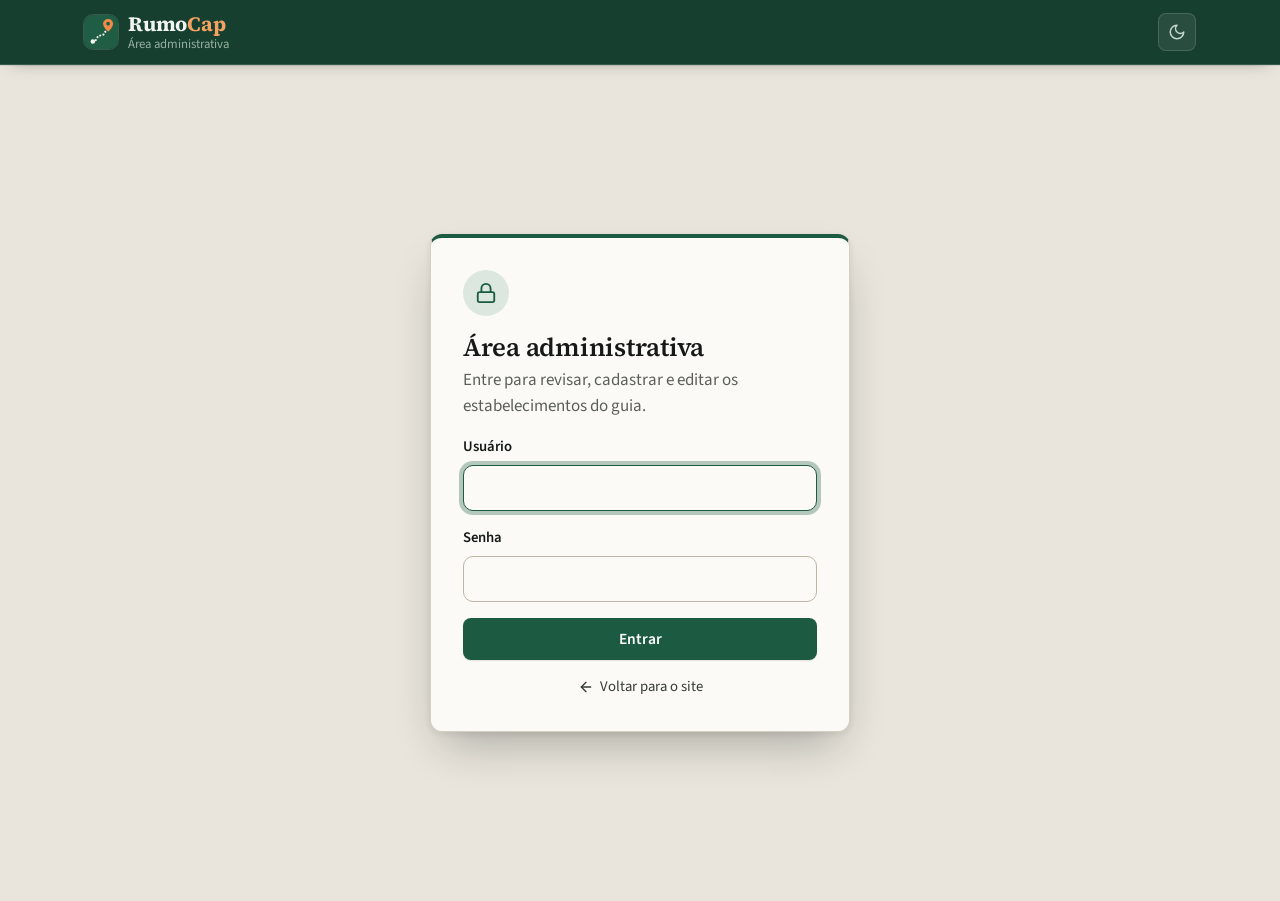
<file: src/main/resources/static/admin.html>
<!DOCTYPE html>
<html lang="pt-BR">
<head>
  <meta charset="UTF-8">
  <meta name="viewport" content="width=device-width, initial-scale=1">
  <meta name="robots" content="noindex, nofollow">
  <title>Área administrativa · RumoCap</title>
  <meta name="theme-color" content="#173f2f">
  <script src="js/tema.js"></script>
  <link rel="icon" href="img/logo.svg" type="image/svg+xml">
  <link rel="stylesheet" href="vendor/leaflet/leaflet.css">
  <link rel="preload" href="fontes/source-serif-4-latin-wght-normal.woff2" as="font" type="font/woff2" crossorigin>
  <link rel="preload" href="fontes/source-sans-3-latin-wght-normal.woff2" as="font" type="font/woff2" crossorigin>
  <link rel="stylesheet" href="css/estilo.css">
  <link rel="stylesheet" href="css/admin.css">
  <script src="vendor/leaflet/leaflet.js"></script>
  <script type="module" src="js/admin.js"></script>
</head>
<body class="admin">
  <header class="topo">
    <div class="container topo__conteudo">
      <a class="marca" href="index.html" aria-label="RumoCap, ir para o site">
        <img src="img/logo.svg" alt="" width="34" height="34">
        <span class="marca__texto">
          <span class="marca__nome">Rumo<span>Cap</span></span>
          <span class="marca__descricao">Área administrativa</span>
        </span>
      </a>
      <div class="topo__acoes" id="acoes-sessao" hidden>
        <span class="topo__usuario" id="usuario-logado"></span>
        <a class="botao botao--fantasma" href="index.html" target="_blank" rel="noopener">
          <svg class="icone" aria-hidden="true"><use href="img/icones.svg#external-link"></use></svg>
          <span class="some-no-celular">Ver site</span>
        </a>
        <button type="button" class="botao botao--secundario" id="botao-sair">
          <svg class="icone" aria-hidden="true"><use href="img/icones.svg#log-out"></use></svg>
          Sair
        </button>
      </div>
      <button type="button" class="topo-botao tema-botao" data-alternar-tema aria-label="Alternar entre modo claro e escuro">
        <svg class="icone icone-lua" aria-hidden="true"><use href="img/icones.svg#moon"></use></svg>
        <svg class="icone icone-sol" aria-hidden="true"><use href="img/icones.svg#sun"></use></svg>
      </button>
    </div>
  </header>

  <main id="conteudo">
    <!-- Login -->
    <section class="login" id="tela-login" hidden>
      <form class="login__cartao" id="form-login">
        <span class="login__icone">
          <svg class="icone" aria-hidden="true"><use href="img/icones.svg#lock"></use></svg>
        </span>
        <div>
          <h1>Área administrativa</h1>
          <p>Entre para revisar, cadastrar e editar os estabelecimentos do guia.</p>
        </div>
        <div class="alerta" id="erro-login" role="alert" hidden></div>
        <div class="campo">
          <label for="login-usuario">Usuário</label>
          <input id="login-usuario" name="usuario" autocomplete="username" required>
        </div>
        <div class="campo">
          <label for="login-senha">Senha</label>
          <input id="login-senha" name="senha" type="password" autocomplete="current-password" required>
        </div>
        <button type="submit" class="botao botao--primario botao--largo">Entrar</button>
        <a class="login__voltar" href="index.html">
          <svg class="icone" aria-hidden="true"><use href="img/icones.svg#arrow-left"></use></svg>
          Voltar para o site
        </a>
      </form>
    </section>

    <!-- Painel de gerenciamento -->
    <section class="painel-admin" id="painel" hidden>
      <div class="painel-admin__faixa">
        <div class="container">
          <div class="painel-admin__cabecalho">
            <h1>Gerenciar o guia</h1>
            <p>Confira os locais encontrados nas fontes públicas antes de publicá-los: só os aprovados aparecem no guia.</p>
          </div>
          <div class="resumo-admin" id="resumo-admin" aria-live="polite"></div>
        </div>
      </div>

      <div class="container">
        <div class="abas" role="tablist" aria-label="Seções da administração">
          <button type="button" role="tab" id="aba-revisao" aria-controls="painel-revisao" aria-selected="true">
            <svg class="icone" aria-hidden="true"><use href="img/icones.svg#clipboard-check"></use></svg>
            Revisão <span class="abas__total abas__total--destaque" id="total-revisao">0</span>
          </button>
          <button type="button" role="tab" id="aba-estabelecimentos" aria-controls="painel-estabelecimentos"
                  aria-selected="false" tabindex="-1">
            <svg class="icone" aria-hidden="true"><use href="img/icones.svg#store"></use></svg>
            Estabelecimentos <span class="abas__total" id="total-estabelecimentos">0</span>
          </button>
          <button type="button" role="tab" id="aba-importar" aria-controls="painel-importar"
                  aria-selected="false" tabindex="-1">
            <svg class="icone" aria-hidden="true"><use href="img/icones.svg#download"></use></svg>
            Importar dados
          </button>
          <button type="button" role="tab" id="aba-avisos" aria-controls="painel-avisos"
                  aria-selected="false" tabindex="-1">
            <svg class="icone" aria-hidden="true"><use href="img/icones.svg#message-square-warning"></use></svg>
            Avisos <span class="abas__total" id="total-avisos">0</span>
          </button>
          <button type="button" role="tab" id="aba-categorias" aria-controls="painel-categorias"
                  aria-selected="false" tabindex="-1">
            <svg class="icone" aria-hidden="true"><use href="img/icones.svg#tag"></use></svg>
            Categorias <span class="abas__total" id="total-categorias">0</span>
          </button>
        </div>

        <!-- Revisão de estabelecimentos -->
        <div role="tabpanel" id="painel-revisao" aria-labelledby="aba-revisao">
          <div class="painel-admin__intro">
            <h2>Revisão de estabelecimentos</h2>
            <p>
              Locais encontrados nas fontes públicas que ainda precisam ser conferidos. Aprove os que estão corretos,
              edite o que precisar e recuse o que não é um estabelecimento do guia. Recusados não voltam nas próximas importações.
            </p>
          </div>

          <div class="barra-ferramentas">
            <div class="campo-busca">
              <svg class="icone" aria-hidden="true"><use href="img/icones.svg#search"></use></svg>
              <label for="revisao-busca" class="visualmente-oculto">Pesquisar na revisão</label>
              <input id="revisao-busca" type="search" placeholder="Nome, endereço ou telefone..." autocomplete="off">
            </div>
            <label for="revisao-fonte" class="visualmente-oculto">Fonte</label>
            <select id="revisao-fonte" class="seletor">
              <option value="">Todas as fontes</option>
              <option value="osm">OpenStreetMap</option>
              <option value="cnes">CNES (Ministério da Saúde)</option>
              <option value="cnefe">IBGE - CNEFE (Censo 2022)</option>
            </select>
            <label for="revisao-categoria" class="visualmente-oculto">Categoria</label>
            <select id="revisao-categoria" class="seletor"></select>
            <label for="revisao-alerta" class="visualmente-oculto">Alertas</label>
            <select id="revisao-alerta" class="seletor">
              <option value="">Todos os alertas</option>
              <option value="duplicado">Possível duplicado</option>
              <option value="sem-localizacao">Localização pendente</option>
              <option value="com-contato">Com telefone ou site</option>
              <option value="sem-alertas">Sem alertas</option>
            </select>
            <label for="revisao-localidade" class="visualmente-oculto">Bairro ou localidade</label>
            <select id="revisao-localidade" class="seletor"></select>
          </div>

          <div class="barra-lote" id="barra-lote">
            <label class="barra-lote__todos">
              <input type="checkbox" id="revisao-todos">
              Selecionar os exibidos
            </label>
            <span class="barra-lote__contagem" id="revisao-selecionados" aria-live="polite">Nenhum selecionado</span>
            <div class="barra-lote__acoes">
              <button type="button" class="botao botao--primario botao--pequeno" id="lote-aprovar" disabled>
                <svg class="icone" aria-hidden="true"><use href="img/icones.svg#check"></use></svg>
                Aprovar selecionados
              </button>
              <button type="button" class="botao botao--secundario botao--pequeno" id="lote-recusar" disabled>
                <svg class="icone" aria-hidden="true"><use href="img/icones.svg#ban"></use></svg>
                Recusar selecionados
              </button>
            </div>
          </div>

          <p class="resumo-resultados" id="revisao-resumo" aria-live="polite"></p>
          <div class="lista-revisao" id="lista-revisao"></div>
          <div class="mais-resultados" id="revisao-mais" hidden>
            <button type="button" class="botao botao--secundario" id="revisao-botao-mais"></button>
          </div>
        </div>

        <!-- Todos os estabelecimentos -->
        <div role="tabpanel" id="painel-estabelecimentos" aria-labelledby="aba-estabelecimentos" hidden>
          <div class="barra-ferramentas">
            <div class="campo-busca">
              <svg class="icone" aria-hidden="true"><use href="img/icones.svg#search"></use></svg>
              <label for="filtro-texto" class="visualmente-oculto">Pesquisar</label>
              <input id="filtro-texto" type="search" placeholder="Nome, endereço ou telefone..." autocomplete="off">
            </div>
            <label for="filtro-situacao" class="visualmente-oculto">Situação</label>
            <select id="filtro-situacao" class="seletor">
              <option value="PUBLICADO">No guia (aprovados)</option>
              <option value="PENDENTE">Aguardando revisão</option>
              <option value="ARQUIVADO">Arquivados</option>
              <option value="RECUSADO">Recusados</option>
              <option value="">Todas as situações</option>
            </select>
            <label for="filtro-fonte" class="visualmente-oculto">Fonte</label>
            <select id="filtro-fonte" class="seletor">
              <option value="">Todas as fontes</option>
              <option value="manual">Cadastro manual</option>
              <option value="osm">OpenStreetMap</option>
              <option value="cnes">CNES (Ministério da Saúde)</option>
              <option value="cnefe">IBGE - CNEFE (Censo 2022)</option>
            </select>
            <label for="filtro-categoria" class="visualmente-oculto">Filtrar por categoria</label>
            <select id="filtro-categoria" class="seletor"></select>
            <button type="button" class="botao botao--primario" id="botao-novo">
              <svg class="icone" aria-hidden="true"><use href="img/icones.svg#plus"></use></svg>
              Novo estabelecimento
            </button>
          </div>
          <p class="resumo-resultados" id="resumo-estabelecimentos" aria-live="polite"></p>
          <div id="lista-estabelecimentos" aria-live="polite"></div>
          <div class="mais-resultados" id="estabelecimentos-mais" hidden>
            <button type="button" class="botao botao--secundario" id="estabelecimentos-botao-mais"></button>
          </div>
        </div>

        <!-- Importação -->
        <div role="tabpanel" id="painel-importar" aria-labelledby="aba-importar" hidden>
          <div class="painel-admin__intro">
            <h2>Levantamento em fontes públicas</h2>
            <p>
              A importação consulta a fonte, filtra o que não é comércio ou serviço, classifica nas categorias do guia e
              procura duplicados. Nada é apagado: locais novos entram em "Aguardando revisão", locais já cadastrados
              recebem só as informações que faltavam e as diferenças viram observações para você conferir.
            </p>
          </div>
          <div class="grade-fontes" id="lista-fontes"></div>
          <h3 class="subtitulo-admin">Histórico de importações</h3>
          <div id="historico-importacoes"></div>
        </div>

        <!-- Avisos de informação incorreta -->
        <div role="tabpanel" id="painel-avisos" aria-labelledby="aba-avisos" hidden>
          <div class="painel-admin__intro">
            <h2>Avisos de informação incorreta</h2>
            <p>Mensagens enviadas pelos visitantes na página de cada estabelecimento. Confira, corrija o cadastro e marque como resolvido.</p>
          </div>
          <label class="opcao-inline">
            <input type="checkbox" id="avisos-resolvidos">
            Mostrar os já resolvidos
          </label>
          <div class="lista-avisos" id="lista-avisos"></div>
        </div>

        <!-- Categorias -->
        <div role="tabpanel" id="painel-categorias" aria-labelledby="aba-categorias" hidden>
          <form class="nova-categoria" id="form-categoria">
            <div class="campo">
              <label for="nova-categoria">Nova categoria</label>
              <div class="nova-categoria__linha">
                <input id="nova-categoria" maxlength="80" placeholder="Nome da categoria" autocomplete="off" required>
                <button type="submit" class="botao botao--primario">
                  <svg class="icone" aria-hidden="true"><use href="img/icones.svg#plus"></use></svg>
                  Adicionar
                </button>
              </div>
              <p class="campo__ajuda">Uma categoria só pode ser excluída quando não possui estabelecimentos (em nenhuma situação).</p>
            </div>
          </form>
          <ul class="lista-categorias" id="lista-categorias-admin"></ul>
        </div>
      </div>
    </section>
  </main>

  <!-- Formulário de cadastro/edição -->
  <dialog class="dialogo dialogo--largo" id="dialogo-estabelecimento" aria-labelledby="titulo-formulario">
    <form id="form-estabelecimento" class="dialogo__form" novalidate>
      <header class="dialogo__cabecalho">
        <div>
          <h2 id="titulo-formulario">Novo estabelecimento</h2>
          <p class="dialogo__subtitulo" id="fonte-formulario" hidden></p>
        </div>
        <button type="button" class="botao botao--fantasma botao--icone" data-fechar aria-label="Fechar">
          <svg class="icone" aria-hidden="true"><use href="img/icones.svg#x"></use></svg>
        </button>
      </header>

      <div class="dialogo__corpo">
        <div class="alerta" id="erro-formulario" role="alert" hidden></div>
        <div class="observacoes" id="observacoes-formulario" hidden></div>

        <fieldset class="grupo">
          <legend>Informações principais</legend>
          <div class="grade-form">
            <div class="campo">
              <label for="campo-nome">Nome <span class="obrigatorio" aria-hidden="true">*</span></label>
              <input id="campo-nome" name="nome" maxlength="120" required autocomplete="off">
              <p class="campo__erro" data-erro="nome"></p>
            </div>
            <div class="campo">
              <label for="campo-categoria">Categoria <span class="obrigatorio" aria-hidden="true">*</span></label>
              <select id="campo-categoria" name="categoriaId" required></select>
              <p class="campo__erro" data-erro="categoriaId"></p>
            </div>
            <div class="campo campo--inteiro">
              <label for="campo-descricao">Descrição curta</label>
              <textarea id="campo-descricao" name="descricao" rows="2" maxlength="400"
                        placeholder="O que o estabelecimento oferece, em poucas palavras"></textarea>
              <p class="campo__ajuda"><span id="contador-descricao">0</span>/400 caracteres</p>
              <p class="campo__erro" data-erro="descricao"></p>
            </div>
          </div>
        </fieldset>

        <fieldset class="grupo">
          <legend>Endereço, contato e horário</legend>
          <div class="grade-form grade-form--duas">
            <div class="campo campo--inteiro">
              <label for="campo-endereco">Endereço</label>
              <input id="campo-endereco" name="endereco" maxlength="255" placeholder="Rua, número - bairro" autocomplete="off">
              <p class="campo__erro" data-erro="endereco"></p>
            </div>
            <div class="campo">
              <label for="campo-telefone">Telefone</label>
              <input id="campo-telefone" name="telefone" maxlength="40" inputmode="tel" placeholder="(91) 3468-0000" autocomplete="off">
              <p class="campo__erro" data-erro="telefone"></p>
            </div>
            <div class="campo">
              <label for="campo-whatsapp">WhatsApp</label>
              <input id="campo-whatsapp" name="whatsapp" maxlength="40" inputmode="tel" placeholder="(91) 99999-9999" autocomplete="off">
              <p class="campo__erro" data-erro="whatsapp"></p>
            </div>
            <div class="campo campo--inteiro">
              <label for="campo-site">Site ou rede social</label>
              <input id="campo-site" name="site" maxlength="255" placeholder="https://www.instagram.com/perfil" autocomplete="off">
              <p class="campo__erro" data-erro="site"></p>
            </div>
            <div class="campo">
              <label for="campo-contato">Outros contatos</label>
              <textarea id="campo-contato" name="contato" rows="3" maxlength="500"></textarea>
              <p class="campo__ajuda">Um por linha: e-mail, outro telefone ou rede social.</p>
              <p class="campo__erro" data-erro="contato"></p>
            </div>
            <div class="campo">
              <label for="campo-horario">Horário de funcionamento</label>
              <textarea id="campo-horario" name="horario" rows="3" maxlength="500"></textarea>
              <p class="campo__ajuda">Uma linha por período, ex.: <code>Seg. a sex.: 8h às 18h</code></p>
              <p class="campo__erro" data-erro="horario"></p>
            </div>
          </div>
        </fieldset>

        <fieldset class="grupo">
          <legend>Localização no mapa</legend>
          <p class="campo__ajuda">
            Clique no mapa para marcar o local (o marcador pode ser arrastado), use sua localização atual
            ou cole nos campos as coordenadas ou o link do local no Google Maps.
          </p>
          <div class="mapa-seletor" id="mapa-formulario" role="region" aria-label="Mapa para escolher a localização"></div>
          <div class="coordenadas">
            <div class="campo">
              <label for="campo-latitude">Latitude</label>
              <input id="campo-latitude" name="latitude" inputmode="decimal" autocomplete="off" placeholder="Ex.: -1.7447">
              <p class="campo__erro" data-erro="latitude"></p>
            </div>
            <div class="campo">
              <label for="campo-longitude">Longitude</label>
              <input id="campo-longitude" name="longitude" inputmode="decimal" autocomplete="off" placeholder="Ex.: -47.0638">
              <p class="campo__erro" data-erro="longitude"></p>
            </div>
            <div class="coordenadas__acoes">
              <button type="button" class="botao botao--secundario" id="botao-minha-localizacao">
                <svg class="icone" aria-hidden="true"><use href="img/icones.svg#locate-fixed"></use></svg>
                Usar minha localização
              </button>
              <button type="button" class="botao botao--fantasma" id="botao-limpar-localizacao">
                <svg class="icone" aria-hidden="true"><use href="img/icones.svg#map-pin-off"></use></svg>
                Remover
              </button>
            </div>
          </div>
          <label class="opcao-inline">
            <input type="checkbox" id="campo-localizacao-validada" name="localizacaoValidada">
            Localização conferida (a posição do marcador está correta)
          </label>
        </fieldset>

        <fieldset class="grupo">
          <legend>Imagem ou logo <span class="opcional">(opcional)</span></legend>
          <div class="imagem-editor">
            <div class="imagem-editor__previa" id="previa-imagem"></div>
            <div class="imagem-editor__acoes">
              <div class="imagem-editor__botoes">
                <button type="button" class="botao botao--secundario" id="botao-escolher-imagem"></button>
                <button type="button" class="botao botao--fantasma" id="botao-remover-imagem" hidden>
                  <svg class="icone" aria-hidden="true"><use href="img/icones.svg#trash-2"></use></svg>
                  Remover imagem
                </button>
              </div>
              <p class="campo__ajuda">
                PNG, JPG ou WEBP de até 5 MB. Fotos grandes são reduzidas automaticamente.
                Use apenas imagens autorizadas pelo estabelecimento.
              </p>
              <input type="file" id="campo-imagem" accept="image/png,image/jpeg,image/webp" hidden>
            </div>
          </div>
        </fieldset>
      </div>

      <footer class="dialogo__rodape">
        <button type="button" class="botao botao--secundario" data-fechar>Cancelar</button>
        <button type="submit" class="botao botao--secundario" id="botao-salvar-aprovar" value="aprovar" hidden>
          <svg class="icone" aria-hidden="true"><use href="img/icones.svg#check"></use></svg>
          Salvar e aprovar
        </button>
        <button type="submit" class="botao botao--primario" id="botao-salvar" value="salvar">
          <svg class="icone" aria-hidden="true"><use href="img/icones.svg#circle-check"></use></svg>
          Salvar
        </button>
      </footer>
    </form>
  </dialog>

  <!-- Confirmação -->
  <dialog class="dialogo" id="dialogo-confirmacao" aria-labelledby="titulo-confirmacao">
    <form method="dialog" class="dialogo__form">
      <div class="dialogo__corpo confirmacao">
        <span class="confirmacao__icone" id="icone-confirmacao">
          <svg class="icone" aria-hidden="true"><use href="img/icones.svg#trash-2"></use></svg>
        </span>
        <div>
          <h2 id="titulo-confirmacao">Confirmar</h2>
          <p id="texto-confirmacao"></p>
          <div id="detalhe-confirmacao"></div>
        </div>
      </div>
      <footer class="dialogo__rodape">
        <button type="button" class="botao botao--secundario" data-cancelar>Cancelar</button>
        <button type="submit" class="botao botao--perigo" value="confirmar" id="botao-confirmar">Confirmar</button>
      </footer>
    </form>
  </dialog>

  <!-- Texto (renomear categoria) -->
  <dialog class="dialogo" id="dialogo-texto" aria-labelledby="titulo-dialogo-texto">
    <form method="dialog" class="dialogo__form">
      <header class="dialogo__cabecalho">
        <h2 id="titulo-dialogo-texto">Renomear</h2>
      </header>
      <div class="dialogo__corpo">
        <div class="campo">
          <label for="campo-dialogo-texto" id="rotulo-dialogo-texto">Nome</label>
          <input id="campo-dialogo-texto" maxlength="80" required autocomplete="off">
        </div>
      </div>
      <footer class="dialogo__rodape">
        <button type="button" class="botao botao--secundario" data-cancelar>Cancelar</button>
        <button type="submit" class="botao botao--primario" value="confirmar">Salvar</button>
      </footer>
    </form>
  </dialog>
</body>
</html>
</file>
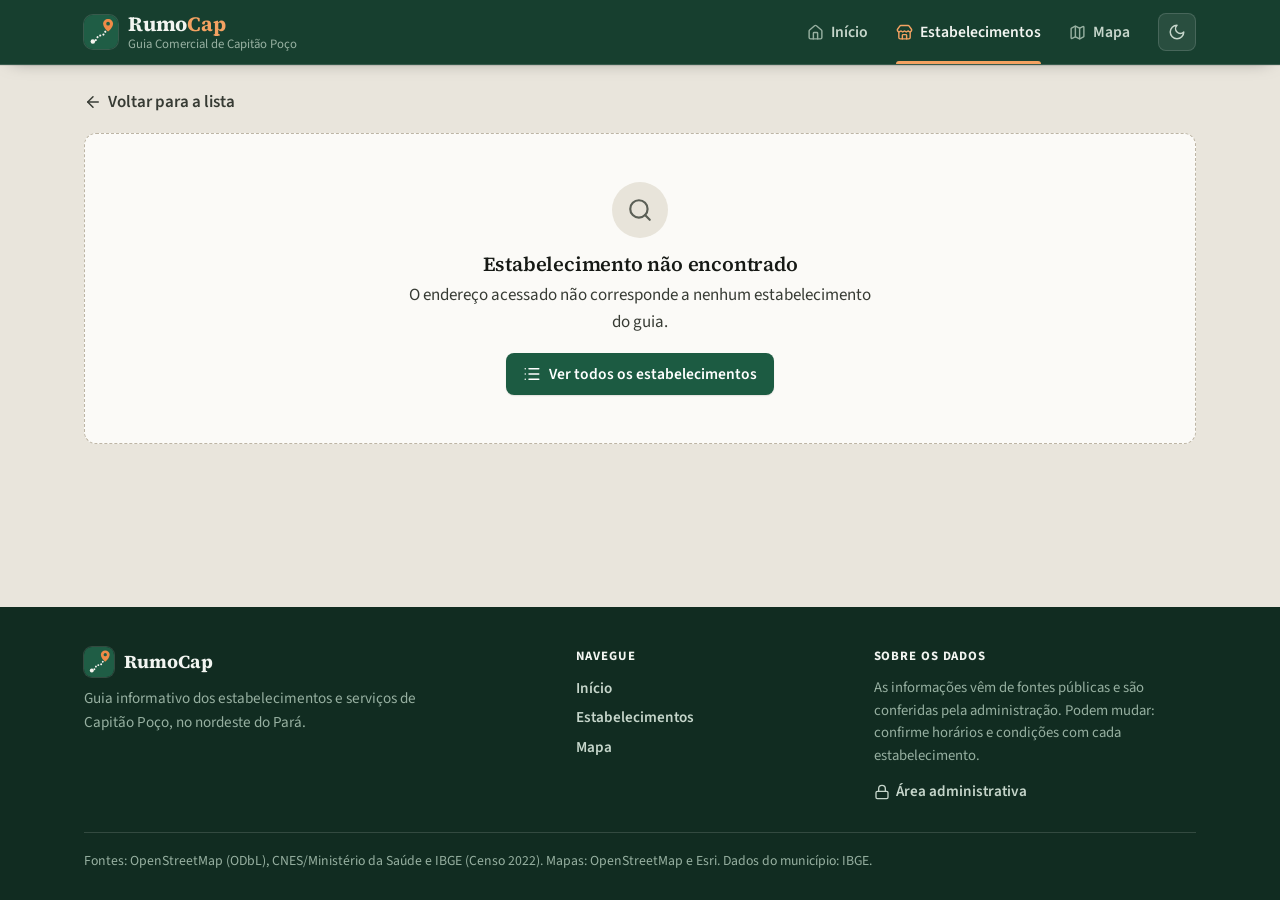
<file: src/main/resources/static/estabelecimento.html>
<!DOCTYPE html>
<html lang="pt-BR">
<head>
  <meta charset="UTF-8">
  <meta name="viewport" content="width=device-width, initial-scale=1">
  <title>Estabelecimento · RumoCap</title>
  <meta name="theme-color" content="#173f2f">
  <script src="js/tema.js"></script>
  <link rel="icon" href="img/logo.svg" type="image/svg+xml">
  <link rel="stylesheet" href="vendor/leaflet/leaflet.css">
  <link rel="preload" href="fontes/source-serif-4-latin-wght-normal.woff2" as="font" type="font/woff2" crossorigin>
  <link rel="preload" href="fontes/source-sans-3-latin-wght-normal.woff2" as="font" type="font/woff2" crossorigin>
  <link rel="stylesheet" href="css/estilo.css">
  <script src="vendor/leaflet/leaflet.js"></script>
  <script type="module" src="js/detalhe.js"></script>
</head>
<body>
  <a class="pular-conteudo" href="#conteudo">Pular para o conteúdo</a>

  <header class="topo">
    <div class="container topo__conteudo">
      <a class="marca" href="index.html" aria-label="RumoCap, página inicial">
        <img src="img/logo.svg" alt="" width="34" height="34">
        <span class="marca__texto">
          <span class="marca__nome">Rumo<span>Cap</span></span>
          <span class="marca__descricao">Guia Comercial de Capitão Poço</span>
        </span>
      </a>
      <button type="button" class="topo-botao tema-botao" data-alternar-tema aria-label="Alternar entre modo claro e escuro">
        <svg class="icone icone-lua" aria-hidden="true"><use href="img/icones.svg#moon"></use></svg>
        <svg class="icone icone-sol" aria-hidden="true"><use href="img/icones.svg#sun"></use></svg>
      </button>
      <button type="button" class="topo-botao menu-botao" aria-label="Abrir menu" aria-expanded="false" aria-controls="menu-principal">
        <svg class="icone" aria-hidden="true"><use href="img/icones.svg#menu"></use></svg>
      </button>
      <nav id="menu-principal" class="menu" aria-label="Menu principal">
        <a href="index.html"><svg class="icone" aria-hidden="true"><use href="img/icones.svg#house"></use></svg>Início</a>
        <a href="estabelecimentos.html" aria-current="page"><svg class="icone" aria-hidden="true"><use href="img/icones.svg#store"></use></svg>Estabelecimentos</a>
        <a href="mapa.html"><svg class="icone" aria-hidden="true"><use href="img/icones.svg#map"></use></svg>Mapa</a>
      </nav>
    </div>
  </header>

  <main id="conteudo" class="detalhe">
    <div class="container">
      <a class="voltar" href="estabelecimentos.html">
        <svg class="icone" aria-hidden="true"><use href="img/icones.svg#arrow-left"></use></svg>
        Voltar para a lista
      </a>
      <div id="detalhe" aria-live="polite"></div>
    </div>
  </main>

  <!-- "Informação incorreta?": aviso enviado para a administração conferir -->
  <dialog class="dialogo" id="dialogo-relato" aria-labelledby="titulo-relato">
    <form class="dialogo__form" id="form-relato" novalidate>
      <header class="dialogo__cabecalho">
        <h2 id="titulo-relato">Informação incorreta?</h2>
        <button type="button" class="botao botao--fantasma botao--icone" data-fechar aria-label="Fechar">
          <svg class="icone" aria-hidden="true"><use href="img/icones.svg#x"></use></svg>
        </button>
      </header>
      <div class="dialogo__corpo" id="corpo-relato">
        <p class="campo__ajuda" id="descricao-relato">
          Conte o que está errado ou desatualizado (telefone, endereço, horário, localização...).
          A administração do guia confere antes de corrigir.
        </p>
        <div class="alerta" id="erro-relato" role="alert" hidden></div>
        <div class="campo">
          <label for="relato-mensagem">O que está incorreto? <span class="obrigatorio" aria-hidden="true">*</span></label>
          <textarea id="relato-mensagem" name="mensagem" rows="4" minlength="10" maxlength="1000" required
                    aria-describedby="descricao-relato"></textarea>
          <p class="campo__erro" data-erro="mensagem"></p>
        </div>
        <div class="campo">
          <label for="relato-contato">Seu contato <span class="opcional">(opcional)</span></label>
          <input id="relato-contato" name="contato" maxlength="120" autocomplete="email"
                 placeholder="E-mail ou telefone, caso a administração precise tirar uma dúvida">
          <p class="campo__erro" data-erro="contato"></p>
        </div>
        <div class="campo-armadilha" aria-hidden="true">
          <label for="relato-site">Não preencha este campo</label>
          <input id="relato-site" name="site" tabindex="-1" autocomplete="off">
        </div>
      </div>
      <footer class="dialogo__rodape" id="rodape-relato">
        <button type="button" class="botao botao--secundario" data-fechar>Cancelar</button>
        <button type="submit" class="botao botao--primario" id="botao-enviar-relato">
          <svg class="icone" aria-hidden="true"><use href="img/icones.svg#send"></use></svg>
          Enviar aviso
        </button>
      </footer>
    </form>
  </dialog>

  <footer class="rodape">
    <div class="container rodape__conteudo">
      <div>
        <div class="rodape__marca">
          <img src="img/logo.svg" alt="" width="30" height="30">
          <strong>RumoCap</strong>
        </div>
        <p class="rodape__sobre">Guia informativo dos estabelecimentos e serviços de Capitão Poço, no nordeste do Pará.</p>
      </div>
      <nav aria-label="Rodapé">
        <p class="rodape__titulo">Navegue</p>
        <ul class="rodape__links">
          <li><a href="index.html">Início</a></li>
          <li><a href="estabelecimentos.html">Estabelecimentos</a></li>
          <li><a href="mapa.html">Mapa</a></li>
        </ul>
      </nav>
      <div>
        <p class="rodape__titulo">Sobre os dados</p>
        <p class="rodape__nota">As informações vêm de fontes públicas e são conferidas pela administração. Podem mudar: confirme horários e condições com cada estabelecimento.</p>
        <a href="admin.html">
          <svg class="icone" aria-hidden="true"><use href="img/icones.svg#lock"></use></svg>
          Área administrativa
        </a>
      </div>
      <p class="rodape__base">Fontes: OpenStreetMap (ODbL), CNES/Ministério da Saúde e IBGE (Censo 2022). Mapas: OpenStreetMap e Esri. Dados do município: IBGE.</p>
    </div>
  </footer>
</body>
</html>
</file>
<file: src/main/resources/static/vendor/leaflet/leaflet.css>
/* required styles */

.leaflet-pane,
.leaflet-tile,
.leaflet-marker-icon,
.leaflet-marker-shadow,
.leaflet-tile-container,
.leaflet-pane > svg,
.leaflet-pane > canvas,
.leaflet-zoom-box,
.leaflet-image-layer,
.leaflet-layer {
	position: absolute;
	left: 0;
	top: 0;
	}
.leaflet-container {
	overflow: hidden;
	}
.leaflet-tile,
.leaflet-marker-icon,
.leaflet-marker-shadow {
	-webkit-user-select: none;
	   -moz-user-select: none;
	        user-select: none;
	  -webkit-user-drag: none;
	}
/* Prevents IE11 from highlighting tiles in blue */
.leaflet-tile::selection {
	background: transparent;
}
/* Safari renders non-retina tile on retina better with this, but Chrome is worse */
.leaflet-safari .leaflet-tile {
	image-rendering: -webkit-optimize-contrast;
	}
/* hack that prevents hw layers "stretching" when loading new tiles */
.leaflet-safari .leaflet-tile-container {
	width: 1600px;
	height: 1600px;
	-webkit-transform-origin: 0 0;
	}
.leaflet-marker-icon,
.leaflet-marker-shadow {
	display: block;
	}
/* .leaflet-container svg: reset svg max-width decleration shipped in Joomla! (joomla.org) 3.x */
/* .leaflet-container img: map is broken in FF if you have max-width: 100% on tiles */
.leaflet-container .leaflet-overlay-pane svg {
	max-width: none !important;
	max-height: none !important;
	}
.leaflet-container .leaflet-marker-pane img,
.leaflet-container .leaflet-shadow-pane img,
.leaflet-container .leaflet-tile-pane img,
.leaflet-container img.leaflet-image-layer,
.leaflet-container .leaflet-tile {
	max-width: none !important;
	max-height: none !important;
	width: auto;
	padding: 0;
	}

.leaflet-container img.leaflet-tile {
	/* See: https://bugs.chromium.org/p/chromium/issues/detail?id=600120 */
	mix-blend-mode: plus-lighter;
}

.leaflet-container.leaflet-touch-zoom {
	-ms-touch-action: pan-x pan-y;
	touch-action: pan-x pan-y;
	}
.leaflet-container.leaflet-touch-drag {
	-ms-touch-action: pinch-zoom;
	/* Fallback for FF which doesn't support pinch-zoom */
	touch-action: none;
	touch-action: pinch-zoom;
}
.leaflet-container.leaflet-touch-drag.leaflet-touch-zoom {
	-ms-touch-action: none;
	touch-action: none;
}
.leaflet-container {
	-webkit-tap-highlight-color: transparent;
}
.leaflet-container a {
	-webkit-tap-highlight-color: rgba(51, 181, 229, 0.4);
}
.leaflet-tile {
	filter: inherit;
	visibility: hidden;
	}
.leaflet-tile-loaded {
	visibility: inherit;
	}
.leaflet-zoom-box {
	width: 0;
	height: 0;
	-moz-box-sizing: border-box;
	     box-sizing: border-box;
	z-index: 800;
	}
/* workaround for https://bugzilla.mozilla.org/show_bug.cgi?id=888319 */
.leaflet-overlay-pane svg {
	-moz-user-select: none;
	}

.leaflet-pane         { z-index: 400; }

.leaflet-tile-pane    { z-index: 200; }
.leaflet-overlay-pane { z-index: 400; }
.leaflet-shadow-pane  { z-index: 500; }
.leaflet-marker-pane  { z-index: 600; }
.leaflet-tooltip-pane   { z-index: 650; }
.leaflet-popup-pane   { z-index: 700; }

.leaflet-map-pane canvas { z-index: 100; }
.leaflet-map-pane svg    { z-index: 200; }

.leaflet-vml-shape {
	width: 1px;
	height: 1px;
	}
.lvml {
	behavior: url(#default#VML);
	display: inline-block;
	position: absolute;
	}


/* control positioning */

.leaflet-control {
	position: relative;
	z-index: 800;
	pointer-events: visiblePainted; /* IE 9-10 doesn't have auto */
	pointer-events: auto;
	}
.leaflet-top,
.leaflet-bottom {
	position: absolute;
	z-index: 1000;
	pointer-events: none;
	}
.leaflet-top {
	top: 0;
	}
.leaflet-right {
	right: 0;
	}
.leaflet-bottom {
	bottom: 0;
	}
.leaflet-left {
	left: 0;
	}
.leaflet-control {
	float: left;
	clear: both;
	}
.leaflet-right .leaflet-control {
	float: right;
	}
.leaflet-top .leaflet-control {
	margin-top: 10px;
	}
.leaflet-bottom .leaflet-control {
	margin-bottom: 10px;
	}
.leaflet-left .leaflet-control {
	margin-left: 10px;
	}
.leaflet-right .leaflet-control {
	margin-right: 10px;
	}


/* zoom and fade animations */

.leaflet-fade-anim .leaflet-popup {
	opacity: 0;
	-webkit-transition: opacity 0.2s linear;
	   -moz-transition: opacity 0.2s linear;
	        transition: opacity 0.2s linear;
	}
.leaflet-fade-anim .leaflet-map-pane .leaflet-popup {
	opacity: 1;
	}
.leaflet-zoom-animated {
	-webkit-transform-origin: 0 0;
	    -ms-transform-origin: 0 0;
	        transform-origin: 0 0;
	}
svg.leaflet-zoom-animated {
	will-change: transform;
}

.leaflet-zoom-anim .leaflet-zoom-animated {
	-webkit-transition: -webkit-transform 0.25s cubic-bezier(0,0,0.25,1);
	   -moz-transition:    -moz-transform 0.25s cubic-bezier(0,0,0.25,1);
	        transition:         transform 0.25s cubic-bezier(0,0,0.25,1);
	}
.leaflet-zoom-anim .leaflet-tile,
.leaflet-pan-anim .leaflet-tile {
	-webkit-transition: none;
	   -moz-transition: none;
	        transition: none;
	}

.leaflet-zoom-anim .leaflet-zoom-hide {
	visibility: hidden;
	}


/* cursors */

.leaflet-interactive {
	cursor: pointer;
	}
.leaflet-grab {
	cursor: -webkit-grab;
	cursor:    -moz-grab;
	cursor:         grab;
	}
.leaflet-crosshair,
.leaflet-crosshair .leaflet-interactive {
	cursor: crosshair;
	}
.leaflet-popup-pane,
.leaflet-control {
	cursor: auto;
	}
.leaflet-dragging .leaflet-grab,
.leaflet-dragging .leaflet-grab .leaflet-interactive,
.leaflet-dragging .leaflet-marker-draggable {
	cursor: move;
	cursor: -webkit-grabbing;
	cursor:    -moz-grabbing;
	cursor:         grabbing;
	}

/* marker & overlays interactivity */
.leaflet-marker-icon,
.leaflet-marker-shadow,
.leaflet-image-layer,
.leaflet-pane > svg path,
.leaflet-tile-container {
	pointer-events: none;
	}

.leaflet-marker-icon.leaflet-interactive,
.leaflet-image-layer.leaflet-interactive,
.leaflet-pane > svg path.leaflet-interactive,
svg.leaflet-image-layer.leaflet-interactive path {
	pointer-events: visiblePainted; /* IE 9-10 doesn't have auto */
	pointer-events: auto;
	}

/* visual tweaks */

.leaflet-container {
	background: #ddd;
	outline-offset: 1px;
	}
.leaflet-container a {
	color: #0078A8;
	}
.leaflet-zoom-box {
	border: 2px dotted #38f;
	background: rgba(255,255,255,0.5);
	}


/* general typography */
.leaflet-container {
	font-family: "Helvetica Neue", Arial, Helvetica, sans-serif;
	font-size: 12px;
	font-size: 0.75rem;
	line-height: 1.5;
	}


/* general toolbar styles */

.leaflet-bar {
	box-shadow: 0 1px 5px rgba(0,0,0,0.65);
	border-radius: 4px;
	}
.leaflet-bar a {
	background-color: #fff;
	border-bottom: 1px solid #ccc;
	width: 26px;
	height: 26px;
	line-height: 26px;
	display: block;
	text-align: center;
	text-decoration: none;
	color: black;
	}
.leaflet-bar a,
.leaflet-control-layers-toggle {
	background-position: 50% 50%;
	background-repeat: no-repeat;
	display: block;
	}
.leaflet-bar a:hover,
.leaflet-bar a:focus {
	background-color: #f4f4f4;
	}
.leaflet-bar a:first-child {
	border-top-left-radius: 4px;
	border-top-right-radius: 4px;
	}
.leaflet-bar a:last-child {
	border-bottom-left-radius: 4px;
	border-bottom-right-radius: 4px;
	border-bottom: none;
	}
.leaflet-bar a.leaflet-disabled {
	cursor: default;
	background-color: #f4f4f4;
	color: #bbb;
	}

.leaflet-touch .leaflet-bar a {
	width: 30px;
	height: 30px;
	line-height: 30px;
	}
.leaflet-touch .leaflet-bar a:first-child {
	border-top-left-radius: 2px;
	border-top-right-radius: 2px;
	}
.leaflet-touch .leaflet-bar a:last-child {
	border-bottom-left-radius: 2px;
	border-bottom-right-radius: 2px;
	}

/* zoom control */

.leaflet-control-zoom-in,
.leaflet-control-zoom-out {
	font: bold 18px 'Lucida Console', Monaco, monospace;
	text-indent: 1px;
	}

.leaflet-touch .leaflet-control-zoom-in, .leaflet-touch .leaflet-control-zoom-out  {
	font-size: 22px;
	}


/* layers control */

.leaflet-control-layers {
	box-shadow: 0 1px 5px rgba(0,0,0,0.4);
	background: #fff;
	border-radius: 5px;
	}
.leaflet-control-layers-toggle {
	background-image: url(images/layers.png);
	width: 36px;
	height: 36px;
	}
.leaflet-retina .leaflet-control-layers-toggle {
	background-image: url(images/layers-2x.png);
	background-size: 26px 26px;
	}
.leaflet-touch .leaflet-control-layers-toggle {
	width: 44px;
	height: 44px;
	}
.leaflet-control-layers .leaflet-control-layers-list,
.leaflet-control-layers-expanded .leaflet-control-layers-toggle {
	display: none;
	}
.leaflet-control-layers-expanded .leaflet-control-layers-list {
	display: block;
	position: relative;
	}
.leaflet-control-layers-expanded {
	padding: 6px 10px 6px 6px;
	color: #333;
	background: #fff;
	}
.leaflet-control-layers-scrollbar {
	overflow-y: scroll;
	overflow-x: hidden;
	padding-right: 5px;
	}
.leaflet-control-layers-selector {
	margin-top: 2px;
	position: relative;
	top: 1px;
	}
.leaflet-control-layers label {
	display: block;
	font-size: 13px;
	font-size: 1.08333em;
	}
.leaflet-control-layers-separator {
	height: 0;
	border-top: 1px solid #ddd;
	margin: 5px -10px 5px -6px;
	}

/* Default icon URLs */
.leaflet-default-icon-path { /* used only in path-guessing heuristic, see L.Icon.Default */
	background-image: url(images/marker-icon.png);
	}


/* attribution and scale controls */

.leaflet-container .leaflet-control-attribution {
	background: #fff;
	background: rgba(255, 255, 255, 0.8);
	margin: 0;
	}
.leaflet-control-attribution,
.leaflet-control-scale-line {
	padding: 0 5px;
	color: #333;
	line-height: 1.4;
	}
.leaflet-control-attribution a {
	text-decoration: none;
	}
.leaflet-control-attribution a:hover,
.leaflet-control-attribution a:focus {
	text-decoration: underline;
	}
.leaflet-attribution-flag {
	display: inline !important;
	vertical-align: baseline !important;
	width: 1em;
	height: 0.6669em;
	}
.leaflet-left .leaflet-control-scale {
	margin-left: 5px;
	}
.leaflet-bottom .leaflet-control-scale {
	margin-bottom: 5px;
	}
.leaflet-control-scale-line {
	border: 2px solid #777;
	border-top: none;
	line-height: 1.1;
	padding: 2px 5px 1px;
	white-space: nowrap;
	-moz-box-sizing: border-box;
	     box-sizing: border-box;
	background: rgba(255, 255, 255, 0.8);
	text-shadow: 1px 1px #fff;
	}
.leaflet-control-scale-line:not(:first-child) {
	border-top: 2px solid #777;
	border-bottom: none;
	margin-top: -2px;
	}
.leaflet-control-scale-line:not(:first-child):not(:last-child) {
	border-bottom: 2px solid #777;
	}

.leaflet-touch .leaflet-control-attribution,
.leaflet-touch .leaflet-control-layers,
.leaflet-touch .leaflet-bar {
	box-shadow: none;
	}
.leaflet-touch .leaflet-control-layers,
.leaflet-touch .leaflet-bar {
	border: 2px solid rgba(0,0,0,0.2);
	background-clip: padding-box;
	}


/* popup */

.leaflet-popup {
	position: absolute;
	text-align: center;
	margin-bottom: 20px;
	}
.leaflet-popup-content-wrapper {
	padding: 1px;
	text-align: left;
	border-radius: 12px;
	}
.leaflet-popup-content {
	margin: 13px 24px 13px 20px;
	line-height: 1.3;
	font-size: 13px;
	font-size: 1.08333em;
	min-height: 1px;
	}
.leaflet-popup-content p {
	margin: 17px 0;
	margin: 1.3em 0;
	}
.leaflet-popup-tip-container {
	width: 40px;
	height: 20px;
	position: absolute;
	left: 50%;
	margin-top: -1px;
	margin-left: -20px;
	overflow: hidden;
	pointer-events: none;
	}
.leaflet-popup-tip {
	width: 17px;
	height: 17px;
	padding: 1px;

	margin: -10px auto 0;
	pointer-events: auto;

	-webkit-transform: rotate(45deg);
	   -moz-transform: rotate(45deg);
	    -ms-transform: rotate(45deg);
	        transform: rotate(45deg);
	}
.leaflet-popup-content-wrapper,
.leaflet-popup-tip {
	background: white;
	color: #333;
	box-shadow: 0 3px 14px rgba(0,0,0,0.4);
	}
.leaflet-container a.leaflet-popup-close-button {
	position: absolute;
	top: 0;
	right: 0;
	border: none;
	text-align: center;
	width: 24px;
	height: 24px;
	font: 16px/24px Tahoma, Verdana, sans-serif;
	color: #757575;
	text-decoration: none;
	background: transparent;
	}
.leaflet-container a.leaflet-popup-close-button:hover,
.leaflet-container a.leaflet-popup-close-button:focus {
	color: #585858;
	}
.leaflet-popup-scrolled {
	overflow: auto;
	}

.leaflet-oldie .leaflet-popup-content-wrapper {
	-ms-zoom: 1;
	}
.leaflet-oldie .leaflet-popup-tip {
	width: 24px;
	margin: 0 auto;

	-ms-filter: "progid:DXImageTransform.Microsoft.Matrix(M11=0.70710678, M12=0.70710678, M21=-0.70710678, M22=0.70710678)";
	filter: progid:DXImageTransform.Microsoft.Matrix(M11=0.70710678, M12=0.70710678, M21=-0.70710678, M22=0.70710678);
	}

.leaflet-oldie .leaflet-control-zoom,
.leaflet-oldie .leaflet-control-layers,
.leaflet-oldie .leaflet-popup-content-wrapper,
.leaflet-oldie .leaflet-popup-tip {
	border: 1px solid #999;
	}


/* div icon */

.leaflet-div-icon {
	background: #fff;
	border: 1px solid #666;
	}


/* Tooltip */
/* Base styles for the element that has a tooltip */
.leaflet-tooltip {
	position: absolute;
	padding: 6px;
	background-color: #fff;
	border: 1px solid #fff;
	border-radius: 3px;
	color: #222;
	white-space: nowrap;
	-webkit-user-select: none;
	-moz-user-select: none;
	-ms-user-select: none;
	user-select: none;
	pointer-events: none;
	box-shadow: 0 1px 3px rgba(0,0,0,0.4);
	}
.leaflet-tooltip.leaflet-interactive {
	cursor: pointer;
	pointer-events: auto;
	}
.leaflet-tooltip-top:before,
.leaflet-tooltip-bottom:before,
.leaflet-tooltip-left:before,
.leaflet-tooltip-right:before {
	position: absolute;
	pointer-events: none;
	border: 6px solid transparent;
	background: transparent;
	content: "";
	}

/* Directions */

.leaflet-tooltip-bottom {
	margin-top: 6px;
}
.leaflet-tooltip-top {
	margin-top: -6px;
}
.leaflet-tooltip-bottom:before,
.leaflet-tooltip-top:before {
	left: 50%;
	margin-left: -6px;
	}
.leaflet-tooltip-top:before {
	bottom: 0;
	margin-bottom: -12px;
	border-top-color: #fff;
	}
.leaflet-tooltip-bottom:before {
	top: 0;
	margin-top: -12px;
	margin-left: -6px;
	border-bottom-color: #fff;
	}
.leaflet-tooltip-left {
	margin-left: -6px;
}
.leaflet-tooltip-right {
	margin-left: 6px;
}
.leaflet-tooltip-left:before,
.leaflet-tooltip-right:before {
	top: 50%;
	margin-top: -6px;
	}
.leaflet-tooltip-left:before {
	right: 0;
	margin-right: -12px;
	border-left-color: #fff;
	}
.leaflet-tooltip-right:before {
	left: 0;
	margin-left: -12px;
	border-right-color: #fff;
	}

/* Printing */

@media print {
	/* Prevent printers from removing background-images of controls. */
	.leaflet-control {
		-webkit-print-color-adjust: exact;
		print-color-adjust: exact;
		}
	}
</file>
<file: src/main/resources/static/css/estilo.css>
/* =============================================================================
   RumoCap - Guia Comercial de Capitão Poço
   Estilos das páginas públicas (a área administrativa complementa com admin.css)

   Linguagem visual: guia de cidade. Faixas verde-escuras (topo, capa,
   cabeçalhos e rodapé) contrastam com o fundo cor de pedra; o conteúdo fica
   em cards bem definidos, com borda e sombra suave. Títulos com serifa; o
   laranja (Capitão Poço é a "capital da laranja") aparece só em detalhes.

   Temas: o atributo data-theme="light" | "dark" no <html> é definido por
   js/tema.js. As cores ficam em variáveis; os componentes usam só as variáveis.
   ============================================================================= */

/* ---------- Fontes (arquivos locais, licença OFL em /fontes) ---------- */

@font-face {
  font-family: "Source Sans 3";
  font-style: normal;
  font-weight: 200 900;
  font-display: swap;
  src: url("../fontes/source-sans-3-latin-wght-normal.woff2") format("woff2");
  unicode-range: U+0000-00FF, U+0131, U+0152-0153, U+02BB-02BC, U+02C6, U+02DA, U+02DC, U+0304, U+0308, U+0329,
    U+2000-206F, U+20AC, U+2122, U+2191, U+2193, U+2212, U+2215, U+FEFF, U+FFFD;
}
@font-face {
  font-family: "Source Sans 3";
  font-style: normal;
  font-weight: 200 900;
  font-display: swap;
  src: url("../fontes/source-sans-3-latin-ext-wght-normal.woff2") format("woff2");
  unicode-range: U+0100-02BA, U+02BD-02C5, U+02C7-02CC, U+02CE-02D7, U+02DD-02FF, U+0304, U+0308, U+0329,
    U+1D00-1DBF, U+1E00-1E9F, U+1EF2-1EFF, U+2020, U+20A0-20AB, U+20AD-20C0, U+2113, U+2C60-2C7F, U+A720-A7FF;
}
@font-face {
  font-family: "Source Serif 4";
  font-style: normal;
  font-weight: 200 900;
  font-display: swap;
  src: url("../fontes/source-serif-4-latin-wght-normal.woff2") format("woff2");
  unicode-range: U+0000-00FF, U+0131, U+0152-0153, U+02BB-02BC, U+02C6, U+02DA, U+02DC, U+0304, U+0308, U+0329,
    U+2000-206F, U+20AC, U+2122, U+2191, U+2193, U+2212, U+2215, U+FEFF, U+FFFD;
}
@font-face {
  font-family: "Source Serif 4";
  font-style: normal;
  font-weight: 200 900;
  font-display: swap;
  src: url("../fontes/source-serif-4-latin-ext-wght-normal.woff2") format("woff2");
  unicode-range: U+0100-02BA, U+02BD-02C5, U+02C7-02CC, U+02CE-02D7, U+02DD-02FF, U+0304, U+0308, U+0329,
    U+1D00-1DBF, U+1E00-1E9F, U+1EF2-1EFF, U+2020, U+20A0-20AB, U+20AD-20C0, U+2113, U+2C60-2C7F, U+A720-A7FF;
}

/* ---------- Cores e medidas ---------- */

:root {
  color-scheme: light;

  /* Fundo cor de pedra e cards claros */
  --fundo: #e9e5dc;
  --fundo-2: #dfdace;
  --superficie: #fbfaf7;
  --superficie-2: #f3f1eb;
  --superficie-3: #e8e4da;
  --borda: #d6d0c3;
  --borda-forte: #bdb5a5;
  --texto: #161915;
  --texto-2: #373b34;
  --texto-3: #5b5f56;

  /* Cor principal (verde-escuro) e de destaque (laranja) */
  --primaria: #1c5b42;
  --primaria-hover: #144632;
  --primaria-contraste: #ffffff;
  --primaria-texto: #1a5a40;
  --primaria-suave: #dce8df;
  --primaria-suave-texto: #144632;
  --destaque: #c4540f;
  --destaque-hover: #a64610;
  --destaque-contraste: #ffffff;
  --destaque-texto: #a8480f;
  --anel-foco: rgb(28 91 66 / 0.32);

  /* Faixas escuras: topo, capa, cabeçalhos, rodapé e tela de carregamento */
  --faixa: #173f2f;
  --faixa-2: #112c21;
  --faixa-superficie: rgb(255 255 255 / 0.08);
  --faixa-superficie-2: rgb(255 255 255 / 0.14);
  --faixa-borda: rgb(255 255 255 / 0.14);
  --faixa-texto: #f2f5f1;
  --faixa-texto-2: #c6d6cb;
  --faixa-texto-3: #97b0a1;
  --faixa-destaque: #f4a262;

  --perigo: #b42318;
  --perigo-hover: #912018;
  --perigo-texto: #9f2419;
  --perigo-fundo: #fbebe8;
  --perigo-borda: #eec1ba;
  --sucesso: #25703a;
  --sucesso-fundo: #e0efe3;
  --atencao: #8a5a00;
  --atencao-fundo: #f8ecd2;
  --atencao-borda: #e7cf9c;
  --info-texto: #2f5577;
  --info-fundo: #e2ebf3;

  /* Mistura das cores de categoria com o tema */
  --cat-intensidade: 100%;
  --cat-fundo: 12%;

  --raio-sm: 6px;
  --raio: 8px;
  --raio-lg: 12px;
  --sombra-1: 0 1px 2px rgb(22 25 21 / 0.07), 0 1px 1px rgb(22 25 21 / 0.04);
  --sombra-2: 0 1px 3px rgb(22 25 21 / 0.08), 0 8px 18px -6px rgb(22 25 21 / 0.16);
  --sombra-3: 0 2px 6px rgb(22 25 21 / 0.08), 0 22px 44px -14px rgb(22 25 21 / 0.32);

  --altura-topo: 64px;
  --largura: 1160px;
  --fonte: "Source Sans 3", "Segoe UI", system-ui, -apple-system, Roboto, Arial, sans-serif;
  --fonte-titulo: "Source Serif 4", Georgia, "Times New Roman", serif;
}

:root[data-theme="dark"] {
  color-scheme: dark;

  --fundo: #0f1311;
  --fundo-2: #0b0f0d;
  --superficie: #181e1a;
  --superficie-2: #1e2521;
  --superficie-3: #262e29;
  --borda: #2b342e;
  --borda-forte: #3d4841;
  --texto: #eceee8;
  --texto-2: #c4c9c0;
  --texto-3: #959c92;

  --primaria: #2e7a57;
  --primaria-hover: #378b64;
  --primaria-contraste: #ffffff;
  --primaria-texto: #93cfae;
  --primaria-suave: rgb(140 199 166 / 0.13);
  --primaria-suave-texto: #bfe3cd;
  --destaque: #ee8a46;
  --destaque-hover: #f4a46c;
  --destaque-contraste: #2a1405;
  --destaque-texto: #f29a5c;
  --anel-foco: rgb(140 199 166 / 0.38);

  --faixa: #0c1a13;
  --faixa-2: #08120d;
  --faixa-superficie: rgb(255 255 255 / 0.06);
  --faixa-superficie-2: rgb(255 255 255 / 0.11);
  --faixa-borda: rgb(255 255 255 / 0.1);
  --faixa-texto: #eef2ee;
  --faixa-texto-2: #b5c7bb;
  --faixa-texto-3: #82988a;
  --faixa-destaque: #f29a5c;

  --perigo: #e5584b;
  --perigo-hover: #ec7a6f;
  --perigo-texto: #f0a197;
  --perigo-fundo: rgb(229 88 75 / 0.13);
  --perigo-borda: rgb(229 88 75 / 0.35);
  --sucesso: #7cc98b;
  --sucesso-fundo: rgb(124 201 139 / 0.13);
  --atencao: #f0c46a;
  --atencao-fundo: rgb(240 196 106 / 0.12);
  --atencao-borda: rgb(240 196 106 / 0.32);
  --info-texto: #9cc3e4;
  --info-fundo: rgb(156 195 228 / 0.12);

  --cat-intensidade: 62%;
  --cat-fundo: 22%;

  --sombra-1: 0 1px 2px rgb(0 0 0 / 0.35);
  --sombra-2: 0 1px 3px rgb(0 0 0 / 0.35), 0 10px 26px -10px rgb(0 0 0 / 0.65);
  --sombra-3: 0 2px 6px rgb(0 0 0 / 0.35), 0 22px 46px -14px rgb(0 0 0 / 0.8);
}

/* Cor de cada categoria (definida em style="--cor-categoria:...") adaptada ao tema */
.categoria, .avatar, .selo, .chip, .categoria-item, .marcador__pino, [style*="--cor-categoria"] {
  --cat-cor: color-mix(in srgb, var(--cor-categoria) var(--cat-intensidade), #fff);
  --cat-suave: color-mix(in srgb, var(--cor-categoria) var(--cat-fundo), var(--superficie));
}

/* ---------- Base ---------- */

*, *::before, *::after { box-sizing: border-box; }

html { -webkit-text-size-adjust: 100%; background: var(--fundo); }

body {
  margin: 0;
  min-height: 100vh;
  min-height: 100dvh;
  display: flex;
  flex-direction: column;
  font-family: var(--fonte);
  font-size: 1.0625rem;
  line-height: 1.55;
  color: var(--texto);
  background: var(--fundo);
  -webkit-font-smoothing: antialiased;
  text-rendering: optimizeLegibility;
}

/* Transição suave só no momento da troca de tema */
.trocando-tema, .trocando-tema * , .trocando-tema *::before, .trocando-tema *::after {
  transition: background-color 0.3s, border-color 0.3s, color 0.3s, fill 0.3s !important;
}

main { flex: 1; }

img { display: block; max-width: 100%; }

a { color: var(--primaria-texto); text-decoration: none; }
a:hover { text-decoration: underline; text-underline-offset: 3px; }

h1, h2, h3 { margin: 0; line-height: 1.2; }
h1, h2 { font-family: var(--fonte-titulo); font-weight: 600; letter-spacing: -0.01em; }
p { margin: 0; }
code { font-size: 0.9em; padding: 1px 5px; border-radius: 4px; background: var(--superficie-3); }

button, input, select, textarea { font: inherit; color: inherit; }

:focus-visible { outline: 3px solid var(--anel-foco); outline-offset: 2px; }

::selection { background: color-mix(in srgb, var(--primaria) 22%, transparent); }

[hidden] { display: none !important; }

.container {
  width: 100%;
  max-width: var(--largura);
  margin-inline: auto;
  padding-inline: 24px;
}
@media (max-width: 560px) {
  .container { padding-inline: 16px; }
}

.icone { width: 1.25em; height: 1.25em; flex-shrink: 0; }

.visualmente-oculto {
  position: absolute !important;
  width: 1px; height: 1px;
  padding: 0; margin: -1px;
  overflow: hidden;
  clip: rect(0 0 0 0);
  white-space: nowrap;
  border: 0;
}

.pular-conteudo {
  position: absolute;
  left: 12px; top: -60px;
  z-index: 2000;
  padding: 10px 16px;
  border-radius: var(--raio);
  background: var(--destaque);
  color: var(--destaque-contraste);
  font-weight: 600;
}
.pular-conteudo:focus { top: 12px; }

/* ---------- Topo e menu (faixa escura) ---------- */

.topo {
  position: sticky;
  top: 0;
  z-index: 1000;
  background: var(--faixa);
  border-bottom: 1px solid var(--faixa-borda);
  color: var(--faixa-texto);
  box-shadow: 0 1px 0 rgb(0 0 0 / 0.08), 0 6px 18px -12px rgb(0 0 0 / 0.5);
}

.topo__conteudo {
  position: relative;
  display: flex;
  align-items: center;
  gap: 8px;
  height: var(--altura-topo);
}

.marca {
  display: flex;
  align-items: center;
  gap: 10px;
  margin-right: auto;
  color: var(--faixa-texto);
}
.marca:hover { text-decoration: none; }
.marca img { width: 34px; height: 34px; border-radius: 9px; box-shadow: 0 0 0 1px var(--faixa-borda); }

.marca__texto { display: flex; flex-direction: column; line-height: 1.1; }
.marca__nome { font-family: var(--fonte-titulo); font-size: 1.28rem; font-weight: 700; letter-spacing: -0.01em; }
.marca__nome span { color: var(--faixa-destaque); }
.marca__descricao { margin-top: 2px; font-size: 0.8rem; color: var(--faixa-texto-3); }

.menu { display: flex; align-self: stretch; gap: 4px; }

.menu a {
  position: relative;
  display: inline-flex;
  align-items: center;
  gap: 7px;
  padding: 0 12px;
  color: var(--faixa-texto-2);
  font-size: 0.98rem;
  font-weight: 600;
}
.menu a .icone { width: 17px; height: 17px; color: var(--faixa-texto-3); }
.menu a:hover { color: var(--faixa-texto); text-decoration: none; }
.menu a:hover .icone { color: var(--faixa-texto-2); }
.menu a[aria-current="page"] { color: var(--faixa-texto); }
.menu a[aria-current="page"] .icone { color: var(--faixa-destaque); }
.menu a[aria-current="page"]::after {
  content: "";
  position: absolute;
  left: 12px; right: 12px; bottom: 0;
  height: 3px;
  border-radius: 3px 3px 0 0;
  background: var(--faixa-destaque);
}

.topo-botao {
  display: inline-grid;
  place-items: center;
  width: 38px; height: 38px;
  border: 1px solid var(--faixa-borda);
  border-radius: var(--raio);
  background: var(--faixa-superficie);
  color: var(--faixa-texto-2);
  cursor: pointer;
  transition: background-color 0.15s, border-color 0.15s, color 0.15s;
}
.topo-botao:hover { background: var(--faixa-superficie-2); color: var(--faixa-texto); }
.topo-botao .icone { width: 18px; height: 18px; }

/* O botão de tema mostra o ícone do tema para o qual vai mudar. */
.tema-botao .icone-sol { display: none; }
[data-theme="dark"] .tema-botao .icone-sol { display: block; }
[data-theme="dark"] .tema-botao .icone-lua { display: none; }

/* Ordem no topo: marca, menu, tema, botão do menu (celular) */
.menu { order: 1; }
.tema-botao { order: 2; margin-left: 8px; }
.menu-botao { order: 3; display: none; }

@media (max-width: 760px) {
  .menu-botao { display: inline-grid; }

  .menu {
    position: absolute;
    top: var(--altura-topo);
    left: 0; right: 0;
    display: none;
    flex-direction: column;
    gap: 0;
    padding: 4px 16px 10px;
    background: var(--faixa);
    border-bottom: 1px solid var(--faixa-borda);
    box-shadow: 0 18px 30px -12px rgb(0 0 0 / 0.5);
  }
  .menu.aberto { display: flex; }
  .menu a { padding: 14px 4px; border-bottom: 1px solid var(--faixa-borda); }
  .menu a:last-child { border-bottom: 0; }
  .menu a[aria-current="page"]::after { left: 0; right: auto; top: 12px; bottom: 12px; width: 3px; height: auto; margin-left: -10px; border-radius: 0 3px 3px 0; }
}

@media (max-width: 400px) {
  .marca__descricao { display: none; }
}

/* ---------- Botões ---------- */

.botao {
  display: inline-flex;
  align-items: center;
  justify-content: center;
  gap: 8px;
  min-height: 42px;
  padding: 9px 16px;
  border: 1px solid transparent;
  border-radius: var(--raio);
  background: none;
  font-size: 0.97rem;
  font-weight: 600;
  line-height: 1.2;
  white-space: nowrap;
  cursor: pointer;
  transition: background-color 0.15s, border-color 0.15s, color 0.15s, box-shadow 0.15s;
}
.botao:hover { text-decoration: none; }
.botao .icone { width: 18px; height: 18px; }
.botao:disabled { opacity: 0.55; cursor: not-allowed; }

.botao--primario { background: var(--primaria); color: var(--primaria-contraste); box-shadow: var(--sombra-1); }
.botao--primario:hover:not(:disabled) { background: var(--primaria-hover); }

.botao--destaque { background: var(--destaque); color: var(--destaque-contraste); box-shadow: var(--sombra-1); }
.botao--destaque:hover:not(:disabled) { background: var(--destaque-hover); }

.botao--secundario {
  background: var(--superficie);
  border-color: var(--borda-forte);
  color: var(--texto);
  box-shadow: var(--sombra-1);
}
.botao--secundario:hover:not(:disabled) { background: var(--superficie-2); border-color: var(--texto-3); }

.botao--whatsapp { background: #1f7a45; color: #fff; box-shadow: var(--sombra-1); }
.botao--whatsapp:hover:not(:disabled) { background: #186139; }

.botao--perigo { background: var(--perigo); color: #fff; }
.botao--perigo:hover:not(:disabled) { background: var(--perigo-hover); }

.botao--fantasma { color: var(--texto-2); }
.botao--fantasma:hover:not(:disabled) { background: var(--superficie-3); color: var(--texto); }

.botao--icone { width: 40px; min-height: 40px; padding: 0; }
.botao--pequeno { min-height: 34px; padding: 5px 11px; font-size: 0.9rem; }
.botao--pequeno .icone { width: 16px; height: 16px; }

/* Botões sobre as faixas escuras */
.topo .botao--secundario, .faixa .botao--secundario {
  background: var(--faixa-superficie);
  border-color: var(--faixa-borda);
  color: var(--faixa-texto);
  box-shadow: none;
}
.topo .botao--secundario:hover:not(:disabled), .faixa .botao--secundario:hover:not(:disabled) { background: var(--faixa-superficie-2); }
.topo .botao--fantasma, .faixa .botao--fantasma { color: var(--faixa-texto-2); }
.topo .botao--fantasma:hover:not(:disabled), .faixa .botao--fantasma:hover:not(:disabled) { background: var(--faixa-superficie); color: var(--faixa-texto); }

/* ---------- Página inicial: capa (faixa escura) ---------- */

.capa {
  background: var(--faixa);
  color: var(--faixa-texto);
  border-bottom: 3px solid var(--destaque);
}

.capa__grade {
  display: grid;
  grid-template-columns: minmax(0, 1.05fr) minmax(0, 0.95fr);
  align-items: center;
  gap: 56px;
  padding-block: 60px 68px;
}

.capa__local {
  display: flex;
  align-items: center;
  gap: 8px;
  color: var(--faixa-destaque);
  font-size: 0.88rem;
  font-weight: 700;
  letter-spacing: 0.08em;
  text-transform: uppercase;
}
.capa__local .icone { width: 16px; height: 16px; }

.capa h1 {
  margin-top: 14px;
  color: var(--faixa-texto);
  font-size: clamp(2.1rem, 4.4vw, 3.3rem);
  font-weight: 600;
  line-height: 1.08;
  letter-spacing: -0.02em;
  text-wrap: balance;
}

.capa__texto {
  max-width: 520px;
  margin-top: 18px;
  color: var(--faixa-texto-2);
  font-size: 1.14rem;
}

.busca-capa {
  display: flex;
  gap: 8px;
  max-width: 560px;
  margin-top: 30px;
  padding: 6px;
  border: 1px solid transparent;
  border-radius: 10px;
  background: var(--superficie);
  box-shadow: 0 12px 30px -10px rgb(0 0 0 / 0.55);
  transition: box-shadow 0.15s;
}
.busca-capa:focus-within { box-shadow: 0 0 0 4px rgb(244 162 98 / 0.45), 0 12px 30px -10px rgb(0 0 0 / 0.55); }

.busca-capa__campo {
  flex: 1;
  display: flex;
  align-items: center;
  gap: 10px;
  min-width: 0;
  padding-inline: 10px;
  color: var(--texto-3);
}

.busca-capa input {
  flex: 1;
  min-width: 0;
  padding: 9px 0;
  border: 0;
  outline: 0;
  background: transparent;
  color: var(--texto);
  font-size: 1.05rem;
}
.busca-capa input::placeholder { color: var(--texto-3); }

.capa__atalhos {
  display: flex;
  flex-wrap: wrap;
  gap: 6px 20px;
  margin-top: 18px;
  font-size: 0.98rem;
}
.capa__atalhos a { display: inline-flex; align-items: center; gap: 6px; color: var(--faixa-texto-2); font-weight: 600; }
.capa__atalhos a:hover { color: var(--faixa-texto); }
.capa__atalhos .icone { width: 16px; height: 16px; }

.capa__numeros {
  display: flex;
  flex-wrap: wrap;
  gap: 8px 22px;
  margin-top: 26px;
  padding-top: 18px;
  border-top: 1px solid var(--faixa-borda);
  color: var(--faixa-texto-3);
  font-size: 0.93rem;
}
.capa__numeros strong { color: var(--faixa-texto); font-size: 1.05rem; font-variant-numeric: tabular-nums; }

/* Mapa real do centro da cidade, ao lado do texto */
.capa__mapa {
  margin: 0;
  overflow: hidden;
  border: 1px solid var(--faixa-borda);
  border-radius: var(--raio-lg);
  background: var(--superficie);
  box-shadow: 0 24px 50px -18px rgb(0 0 0 / 0.65);
}
.capa__mapa-area { isolation: isolate; height: 360px; background: var(--fundo-2); }
.capa__mapa figcaption {
  display: flex;
  align-items: center;
  justify-content: space-between;
  gap: 12px;
  padding: 11px 14px;
  border-top: 1px solid var(--borda);
  color: var(--texto-3);
  font-size: 0.9rem;
}
.capa__mapa figcaption a { display: inline-flex; align-items: center; gap: 4px; font-weight: 600; white-space: nowrap; }
.capa__mapa figcaption .icone { width: 16px; height: 16px; }

@media (max-width: 900px) {
  .capa__grade { grid-template-columns: 1fr; gap: 36px; padding-block: 44px 48px; }
  .capa__mapa-area { height: 260px; }
}

@media (max-width: 560px) {
  .busca-capa .botao { padding-inline: 14px; }
  .busca-capa input { font-size: 1rem; }
}

/* ---------- Seções ---------- */

.secao { padding-block: 52px; }
.secao--compacta { padding-block: 28px 64px; }
.secao--alternada { background: var(--fundo-2); border-block: 1px solid var(--borda); }

.secao__cabecalho {
  display: flex;
  flex-wrap: wrap;
  align-items: flex-end;
  justify-content: space-between;
  gap: 16px;
  margin-bottom: 22px;
}

.secao__rotulo {
  display: inline-block;
  margin-bottom: 6px;
  color: var(--destaque-texto);
  font-size: 0.8rem;
  font-weight: 700;
  letter-spacing: 0.08em;
  text-transform: uppercase;
}
.secao__titulo { font-size: 1.8rem; }
.secao__subtitulo { margin-top: 4px; color: var(--texto-3); }

/* ---------- Categorias (cards) ---------- */

.grade-categorias {
  display: grid;
  grid-template-columns: repeat(3, minmax(0, 1fr));
  gap: 12px;
}

.categoria {
  --cor-categoria: #1c5b42;
  display: flex;
  align-items: center;
  gap: 14px;
  min-height: 72px;
  padding: 14px 16px;
  border: 1px solid var(--borda);
  border-left: 4px solid var(--cat-cor);
  border-radius: var(--raio-lg);
  background: var(--superficie);
  box-shadow: var(--sombra-1);
  color: var(--texto);
  transition: box-shadow 0.15s, transform 0.15s, border-color 0.15s;
}
.categoria:hover { text-decoration: none; box-shadow: var(--sombra-2); transform: translateY(-1px); }
.categoria:hover .categoria__nome { color: var(--primaria-texto); }

.categoria__icone {
  display: grid;
  place-items: center;
  flex-shrink: 0;
  width: 42px; height: 42px;
  border-radius: 50%;
  background: var(--cat-suave);
  color: var(--cat-cor);
}
.categoria__icone .icone { width: 20px; height: 20px; }

.categoria__texto { display: flex; flex: 1; align-items: center; justify-content: space-between; gap: 12px; min-width: 0; }
.categoria__nome { font-size: 1.06rem; font-weight: 700; line-height: 1.3; }
.categoria__total {
  flex-shrink: 0;
  min-width: 32px;
  padding: 2px 9px;
  border-radius: 999px;
  background: var(--superficie-3);
  color: var(--texto-2);
  font-size: 0.86rem;
  font-weight: 700;
  text-align: center;
  font-variant-numeric: tabular-nums;
}

@media (max-width: 900px) {
  .grade-categorias { grid-template-columns: repeat(2, minmax(0, 1fr)); }
}
@media (max-width: 560px) {
  .grade-categorias { grid-template-columns: 1fr; }
}

/* ---------- Cards de estabelecimentos ---------- */

.grade-cards {
  display: grid;
  grid-template-columns: repeat(auto-fill, minmax(300px, 1fr));
  gap: 16px;
}

.card {
  border: 1px solid var(--borda);
  border-radius: var(--raio-lg);
  background: var(--superficie);
  box-shadow: var(--sombra-1);
  transition: border-color 0.15s, box-shadow 0.15s, transform 0.15s;
}
.card:hover { border-color: var(--borda-forte); box-shadow: var(--sombra-2); transform: translateY(-1px); }

.card__link {
  display: flex;
  flex-direction: column;
  gap: 12px;
  height: 100%;
  padding: 18px;
  color: inherit;
}
.card__link:hover { text-decoration: none; }

.card__topo { display: flex; align-items: center; gap: 14px; }
.card__titulo { min-width: 0; }
.card__nome { font-size: 1.1rem; font-weight: 700; line-height: 1.3; overflow-wrap: anywhere; }
.card:hover .card__nome { color: var(--primaria-texto); }

.card__descricao {
  display: -webkit-box;
  -webkit-line-clamp: 2;
  -webkit-box-orient: vertical;
  overflow: hidden;
  color: var(--texto-2);
  font-size: 0.97rem;
}

.card__dados { display: grid; gap: 5px; color: var(--texto-2); font-size: 0.93rem; }
.card__dado { display: flex; align-items: center; gap: 7px; min-width: 0; }
.card__dado .icone { width: 16px; height: 16px; color: var(--texto-3); }
.card__dado span { overflow: hidden; white-space: nowrap; text-overflow: ellipsis; }
.card__dado--pendente { color: var(--texto-3); font-style: italic; }

.card__rodape {
  display: flex;
  align-items: center;
  justify-content: space-between;
  gap: 12px;
  margin-top: auto;
  padding-top: 12px;
  border-top: 1px solid var(--borda);
  color: var(--texto-3);
  font-size: 0.9rem;
}

.card__endereco { display: flex; align-items: center; gap: 6px; min-width: 0; }
.card__endereco .icone { width: 16px; height: 16px; }
.card__endereco span { overflow: hidden; white-space: nowrap; text-overflow: ellipsis; }

.card__mais {
  display: inline-flex;
  align-items: center;
  gap: 2px;
  margin-left: auto;
  color: var(--primaria-texto);
  font-weight: 700;
  white-space: nowrap;
}
.card__mais .icone { width: 16px; height: 16px; transition: transform 0.15s; }
.card:hover .card__mais .icone { transform: translateX(2px); }

/* Imagem/logo ou ícone da categoria */
.avatar {
  --cor-categoria: #1c5b42;
  display: grid;
  place-items: center;
  flex-shrink: 0;
  width: 52px; height: 52px;
  overflow: hidden;
  border-radius: 12px;
  color: var(--cat-cor);
  background: var(--cat-suave);
  box-shadow: inset 0 0 0 1px color-mix(in srgb, var(--cat-cor) 18%, transparent);
}
.avatar img { width: 100%; height: 100%; object-fit: contain; background: #fff; }
.avatar .icone { width: 24px; height: 24px; }

.avatar--grande { width: 112px; height: 112px; border-radius: 16px; }
.avatar--grande .icone { width: 46px; height: 46px; }
.avatar--pequeno { width: 40px; height: 40px; border-radius: 10px; }
.avatar--pequeno .icone { width: 20px; height: 20px; }

/* Nome da categoria com um ponto na cor dela */
.selo {
  --cor-categoria: #1c5b42;
  display: inline-flex;
  align-items: center;
  gap: 7px;
  margin-top: 3px;
  color: var(--texto-3);
  font-size: 0.88rem;
  font-weight: 700;
  white-space: nowrap;
}
.selo::before {
  content: "";
  width: 9px; height: 9px;
  flex-shrink: 0;
  border-radius: 50%;
  background: var(--cat-cor);
}
a.selo:hover { color: var(--texto); }

/* Etiquetas de situação (revisão, localização, fonte) */
.etiqueta {
  display: inline-flex;
  align-items: center;
  gap: 5px;
  padding: 2px 9px;
  border: 1px solid transparent;
  border-radius: 999px;
  background: var(--superficie-3);
  color: var(--texto-2);
  font-size: 0.8rem;
  font-weight: 700;
  line-height: 1.5;
  white-space: nowrap;
}
.etiqueta .icone { width: 14px; height: 14px; }
.etiqueta--sucesso { background: var(--sucesso-fundo); color: var(--sucesso); }
.etiqueta--atencao { background: var(--atencao-fundo); color: var(--atencao); border-color: var(--atencao-borda); }
.etiqueta--perigo { background: var(--perigo-fundo); color: var(--perigo-texto); }
.etiqueta--info { background: var(--info-fundo); color: var(--info-texto); }
.etiqueta--neutra { background: var(--superficie-3); color: var(--texto-3); }

/* ---------- Cabeçalho das páginas internas (faixa escura) e filtros ---------- */

.pagina-cabecalho {
  --cat-intensidade: 55%;
  padding-block: 36px 26px;
  background: var(--faixa);
  color: var(--faixa-texto);
}
.pagina-cabecalho h1 { font-size: clamp(1.8rem, 3.2vw, 2.4rem); color: var(--faixa-texto); }
.pagina-cabecalho p { margin-top: 6px; color: var(--faixa-texto-2); }

.filtros { display: flex; flex-direction: column; gap: 16px; margin-top: 22px; }

.campo-busca { position: relative; display: flex; align-items: center; max-width: 560px; }
.campo-busca > .icone { position: absolute; left: 13px; width: 19px; height: 19px; color: var(--texto-3); pointer-events: none; }

.campo-busca input {
  width: 100%;
  padding: 11px 14px 11px 42px;
  border: 1px solid var(--borda-forte);
  border-radius: var(--raio);
  background: var(--superficie);
  font-size: 1rem;
  box-shadow: var(--sombra-1);
  transition: border-color 0.15s, box-shadow 0.15s;
}
.campo-busca input::placeholder { color: var(--texto-3); }
.campo-busca input:focus { outline: none; border-color: var(--primaria); box-shadow: 0 0 0 4px var(--anel-foco); }
.pagina-cabecalho .campo-busca input { border-color: transparent; box-shadow: 0 10px 26px -12px rgb(0 0 0 / 0.6); }
.pagina-cabecalho .campo-busca input:focus { box-shadow: 0 0 0 4px rgb(244 162 98 / 0.45); }

.chips {
  display: flex;
  gap: 8px;
  overflow-x: auto;
  padding-bottom: 4px;
  scrollbar-width: thin;
}
.chips:empty { display: none; }

/* No computador os filtros quebram linha; no celular rolam para o lado. */
@media (min-width: 761px) {
  .chips { flex-wrap: wrap; overflow: visible; }
}

.chip {
  --cor-categoria: #1c5b42;
  display: inline-flex;
  flex-shrink: 0;
  align-items: center;
  gap: 7px;
  padding: 6px 13px;
  border: 1px solid var(--borda-forte);
  border-radius: 999px;
  background: var(--superficie);
  color: var(--texto-2);
  font-size: 0.93rem;
  font-weight: 600;
  white-space: nowrap;
  cursor: pointer;
  transition: background-color 0.15s, border-color 0.15s, color 0.15s;
}
.chip .icone { width: 16px; height: 16px; color: var(--cat-cor); }
.chip:hover { border-color: var(--texto-3); color: var(--texto); }
.chip[aria-pressed="true"] {
  border-color: var(--primaria);
  background: var(--primaria);
  color: var(--primaria-contraste);
}
.chip[aria-pressed="true"] .icone { color: inherit; }
.chip__total { font-weight: 500; opacity: 0.75; font-variant-numeric: tabular-nums; }

/* Chips sobre a faixa escura */
.pagina-cabecalho .chip {
  border-color: var(--faixa-borda);
  background: var(--faixa-superficie);
  color: var(--faixa-texto-2);
}
.pagina-cabecalho .chip:hover { background: var(--faixa-superficie-2); color: var(--faixa-texto); }
.pagina-cabecalho .chip[aria-pressed="true"] { border-color: var(--superficie); background: var(--superficie); color: var(--texto); }
.pagina-cabecalho .chip[aria-pressed="true"] .icone { color: var(--cor-categoria); }

.resumo-resultados { margin-bottom: 16px; color: var(--texto-3); font-size: 0.97rem; }
.mais-resultados { display: flex; justify-content: center; margin-top: 24px; }

/* ---------- Estados: carregando, vazio e erro ---------- */

.esqueleto {
  border-radius: var(--raio);
  background: linear-gradient(90deg, var(--superficie-3) 25%, var(--superficie-2) 37%, var(--superficie-3) 63%);
  background-size: 400% 100%;
  animation: brilho 1.3s ease infinite;
}
.esqueleto--categoria { height: 72px; border-radius: var(--raio-lg); }
.esqueleto--card { height: 190px; border-radius: var(--raio-lg); }
.esqueleto--detalhe { height: 220px; border-radius: var(--raio-lg); }

@keyframes brilho {
  from { background-position: 100% 50%; }
  to { background-position: 0 50%; }
}

.vazio {
  grid-column: 1 / -1;
  padding: 48px 24px;
  border: 1px dashed var(--borda-forte);
  border-radius: var(--raio-lg);
  background: var(--superficie);
  color: var(--texto-2);
  text-align: center;
}
.vazio__icone {
  display: inline-grid;
  place-items: center;
  width: 56px; height: 56px;
  margin-bottom: 14px;
  border-radius: 50%;
  background: var(--superficie-3);
  color: var(--texto-3);
}
.vazio__icone .icone { width: 26px; height: 26px; }
.vazio h2, .vazio h3 { font-size: 1.25rem; color: var(--texto); }
.vazio p { max-width: 480px; margin: 6px auto 0; }
.vazio .botao { margin-top: 18px; }

.alerta {
  grid-column: 1 / -1;
  display: flex;
  align-items: flex-start;
  gap: 12px;
  padding: 14px 16px;
  border: 1px solid var(--perigo-borda);
  border-radius: var(--raio);
  background: var(--perigo-fundo);
  color: var(--perigo-texto);
}
.alerta .icone { margin-top: 2px; }
.alerta p { margin-top: 2px; }

/* Aviso discreto sobre a origem dos dados */
.aviso-dados {
  display: flex;
  align-items: flex-start;
  gap: 10px;
  color: var(--texto-3);
  font-size: 0.9rem;
}
.aviso-dados .icone { width: 17px; height: 17px; margin-top: 2px; }

/* ---------- Página de detalhes ---------- */

.detalhe { padding-block: 24px 64px; }

.voltar {
  display: inline-flex;
  align-items: center;
  gap: 6px;
  margin-bottom: 18px;
  color: var(--texto-2);
  font-weight: 600;
}
.voltar .icone { width: 18px; height: 18px; }

.detalhe__cabecalho {
  display: flex;
  align-items: flex-start;
  gap: 26px;
  padding: 28px;
  border: 1px solid var(--borda);
  border-top: 4px solid var(--primaria);
  border-radius: var(--raio-lg);
  background: var(--superficie);
  box-shadow: var(--sombra-2);
}

.detalhe__titulo { font-size: clamp(1.8rem, 3.4vw, 2.5rem); overflow-wrap: anywhere; }
.detalhe__cabecalho .selo { margin-top: 8px; font-size: 0.95rem; }
.detalhe__descricao { max-width: 720px; margin-top: 14px; color: var(--texto-2); font-size: 1.08rem; }
.detalhe__acoes { display: flex; flex-wrap: wrap; gap: 10px; margin-top: 20px; }

.detalhe__grade {
  display: grid;
  grid-template-columns: minmax(0, 1fr) minmax(0, 1.15fr);
  gap: 20px;
  margin-top: 20px;
}

.painel {
  padding: 24px;
  border: 1px solid var(--borda);
  border-radius: var(--raio-lg);
  background: var(--superficie);
  box-shadow: var(--sombra-1);
}
.painel__titulo {
  margin-bottom: 18px;
  padding-bottom: 12px;
  border-bottom: 1px solid var(--borda);
  font-family: var(--fonte-titulo);
  font-size: 1.3rem;
  font-weight: 600;
}

.informacoes { display: grid; gap: 18px; margin: 0; padding: 0; list-style: none; }
.informacao { display: flex; gap: 14px; }

.informacao__icone {
  display: grid;
  place-items: center;
  flex-shrink: 0;
  width: 38px; height: 38px;
  border-radius: 50%;
  background: var(--primaria-suave);
  color: var(--primaria-texto);
}
.informacao__icone .icone { width: 18px; height: 18px; }

.informacao__rotulo {
  color: var(--texto-3);
  font-size: 0.78rem;
  font-weight: 700;
  letter-spacing: 0.06em;
  text-transform: uppercase;
}
.informacao__valor { margin-top: 2px; white-space: pre-line; overflow-wrap: anywhere; }
.informacao__valor a { font-weight: 600; }
.nao-informado { color: var(--texto-3); font-style: italic; }

.contatos { display: grid; gap: 6px; margin: 4px 0 0; padding: 0; list-style: none; }
.contatos li { display: flex; align-items: center; gap: 8px; overflow-wrap: anywhere; }
.contatos .icone { width: 17px; height: 17px; color: var(--texto-3); }
.contatos a { font-weight: 600; }
.contatos__rotulo { color: var(--texto-3); font-size: 0.92rem; }

.mapa-mini {
  isolation: isolate;
  height: 330px;
  overflow: hidden;
  border: 1px solid var(--borda);
  border-radius: var(--raio);
}

.painel__acoes { display: flex; flex-wrap: wrap; gap: 10px; margin-top: 14px; }
.painel__nota { display: flex; align-items: center; gap: 8px; margin-top: 12px; color: var(--texto-3); font-size: 0.9rem; }
.painel__nota .icone { width: 16px; height: 16px; }
.painel__nota--ok .icone { color: var(--sucesso); }

.sem-localizacao {
  display: grid;
  place-items: center;
  gap: 10px;
  min-height: 220px;
  padding: 24px;
  border: 1px dashed var(--borda-forte);
  border-radius: var(--raio);
  color: var(--texto-3);
  text-align: center;
}
.sem-localizacao > .icone { width: 32px; height: 32px; }
.sem-localizacao strong { color: var(--texto-2); }

/* Fonte dos dados e "informação incorreta?" */
.fonte-dados {
  display: flex;
  flex-wrap: wrap;
  align-items: center;
  justify-content: space-between;
  gap: 14px 24px;
  margin-top: 20px;
  padding: 18px 22px;
  border: 1px solid var(--borda);
  border-radius: var(--raio-lg);
  background: var(--superficie-2);
}
.fonte-dados__texto { display: grid; gap: 4px; min-width: 0; color: var(--texto-2); font-size: 0.95rem; }
.fonte-dados__texto strong { color: var(--texto); }
.fonte-dados__texto p { color: var(--texto-3); font-size: 0.9rem; }

@media (max-width: 900px) {
  .detalhe__grade { grid-template-columns: 1fr; }
}

@media (max-width: 620px) {
  .detalhe__cabecalho { flex-direction: column; gap: 18px; padding: 20px; }
  .avatar--grande { width: 84px; height: 84px; border-radius: 14px; }
  .painel { padding: 18px; }
  .detalhe__acoes .botao { flex: 1; }
  .fonte-dados { padding: 16px; }
  .fonte-dados .botao { width: 100%; }
}

/* ---------- Página do mapa ---------- */

.pagina-mapa { position: relative; height: calc(100vh - var(--altura-topo)); height: calc(100dvh - var(--altura-topo)); }

.mapa-completo { position: absolute; inset: 0; z-index: 0; background: var(--fundo-2); }

/* Painel lateral: busca, filtros e dados do município */
.mapa-painel {
  position: absolute;
  z-index: 1;
  top: 16px; left: 16px; bottom: 16px;
  display: flex;
  flex-direction: column;
  gap: 14px;
  width: 380px;
  max-height: calc(100% - 32px);
  height: max-content;
  padding: 18px;
  overflow-y: auto;
  border: 1px solid var(--borda);
  border-radius: var(--raio-lg);
  background: var(--superficie);
  box-shadow: var(--sombra-3);
  scrollbar-width: thin;
}

.mapa-painel__topo {
  display: flex;
  flex-wrap: wrap;
  align-items: baseline;
  justify-content: space-between;
  gap: 4px 12px;
}
.mapa-painel h1 { font-size: 1.4rem; }
.mapa-painel__contagem { color: var(--texto-3); font-size: 0.9rem; }

.mapa-painel .campo-busca { max-width: none; }
.mapa-painel .campo-busca input { padding-right: 124px; box-shadow: none; }
.mapa-busca__acoes { position: absolute; right: 5px; display: flex; align-items: center; gap: 2px; }
.mapa-busca__limpar {
  display: grid;
  place-items: center;
  width: 32px; height: 32px;
  border: 0;
  border-radius: var(--raio-sm);
  background: none;
  color: var(--texto-3);
  cursor: pointer;
}
.mapa-busca__limpar:hover { background: var(--superficie-3); color: var(--texto); }
.mapa-busca__limpar .icone { width: 17px; height: 17px; }
.mapa-busca__botao {
  min-height: 34px;
  padding: 5px 12px;
  border-radius: var(--raio-sm);
  font-size: 0.9rem;
  box-shadow: none;
}

.mapa-painel .chips { flex-wrap: wrap; overflow: visible; }
.mapa-painel .chip { padding: 5px 11px; font-size: 0.88rem; }

.mapa-painel__titulo-secao {
  margin-bottom: 8px;
  color: var(--texto-3);
  font-size: 0.76rem;
  font-weight: 700;
  letter-spacing: 0.07em;
  text-transform: uppercase;
}

/* Resultados da pesquisa */
.resultados { display: grid; gap: 12px; }
.resultados__grupo { display: grid; gap: 2px; margin: 0; padding: 0; list-style: none; }
.resultados__nota { color: var(--texto-3); font-size: 0.9rem; }
.resultados__mais { color: var(--texto-3); font-size: 0.86rem; padding: 4px 10px; }

.resultado {
  display: flex;
  align-items: center;
  gap: 10px;
  width: 100%;
  padding: 8px 10px;
  border: 0;
  border-radius: var(--raio);
  background: none;
  color: var(--texto);
  text-align: left;
  cursor: pointer;
}
.resultado:hover { background: var(--superficie-2); }
.resultado > .icone { width: 18px; height: 18px; color: var(--texto-3); }
.resultado__texto { display: flex; flex-direction: column; min-width: 0; line-height: 1.3; }
.resultado__nome { font-weight: 600; overflow: hidden; text-overflow: ellipsis; white-space: nowrap; }
.resultado__sub { color: var(--texto-3); font-size: 0.86rem; overflow: hidden; text-overflow: ellipsis; white-space: nowrap; }

/* Dados do município (IBGE) */
.municipio {
  border-top: 1px solid var(--borda);
  margin-inline: -18px;
  margin-bottom: -18px;
}
.municipio summary {
  display: flex;
  align-items: center;
  gap: 10px;
  padding: 14px 18px;
  font-weight: 600;
  cursor: pointer;
  list-style: none;
}
.municipio summary:hover { background: var(--superficie-2); }
.municipio summary::-webkit-details-marker { display: none; }
.municipio summary > .icone { width: 18px; height: 18px; color: var(--primaria-texto); }
.municipio__seta { margin-left: auto; width: 18px; height: 18px; color: var(--texto-3); transition: transform 0.2s; }
.municipio[open] .municipio__seta { transform: rotate(90deg); }

.municipio__corpo { display: grid; gap: 12px; padding: 0 18px 18px; }
.municipio__dados {
  display: grid;
  grid-template-columns: 1fr 1fr;
  margin: 0;
  border: 1px solid var(--borda);
  border-radius: var(--raio);
  overflow: hidden;
}
.municipio__dado { padding: 9px 12px; border-bottom: 1px solid var(--borda); }
/* O primeiro dado ocupa a linha inteira; os seguintes formam pares. */
.municipio__dado:not(.municipio__dado--inteiro):nth-child(odd) { border-left: 1px solid var(--borda); }
.municipio__dado:last-child { border-bottom: 0; }
.municipio__dado dt { color: var(--texto-3); font-size: 0.74rem; font-weight: 700; letter-spacing: 0.05em; text-transform: uppercase; }
.municipio__dado dd { margin: 2px 0 0; font-weight: 700; font-variant-numeric: tabular-nums; }
.municipio__dado--inteiro { grid-column: 1 / -1; }
.municipio__dado--inteiro dd { font-weight: 600; font-size: 0.95rem; }
.municipio__fonte { color: var(--texto-3); font-size: 0.82rem; }
.municipio__acoes .botao { width: 100%; min-height: 38px; padding-block: 7px; font-size: 0.92rem; }

/* Controles próprios sobre o mapa (camadas e localização) */
.controle-camadas {
  display: flex;
  gap: 2px;
  padding: 3px;
  border: 1px solid var(--borda) !important;
  border-radius: var(--raio) !important;
  background: var(--superficie);
  box-shadow: var(--sombra-2) !important;
}
.controle-camadas button {
  display: inline-flex;
  align-items: center;
  gap: 6px;
  padding: 6px 11px;
  border: 0;
  border-radius: var(--raio-sm);
  background: none;
  color: var(--texto-2);
  font-size: 0.9rem;
  font-weight: 600;
  cursor: pointer;
}
.controle-camadas button .icone { width: 16px; height: 16px; }
.controle-camadas button:hover { background: var(--superficie-2); color: var(--texto); }
.controle-camadas button[aria-pressed="true"] { background: var(--primaria); color: var(--primaria-contraste); }

.controle-botoes {
  display: grid;
  overflow: hidden;
  border: 1px solid var(--borda) !important;
  border-radius: var(--raio) !important;
  background: var(--superficie);
  box-shadow: var(--sombra-2) !important;
}
.controle-botoes button {
  display: grid;
  place-items: center;
  width: 40px; height: 40px;
  border: 0;
  background: none;
  color: var(--texto-2);
  cursor: pointer;
}
.controle-botoes button + button { border-top: 1px solid var(--borda); }
.controle-botoes button:hover { background: var(--superficie-2); color: var(--primaria-texto); }
.controle-botoes .icone { width: 19px; height: 19px; }

.mapa-aviso {
  display: flex;
  align-items: flex-start;
  gap: 12px;
  padding: 12px 14px;
  border: 1px solid color-mix(in srgb, var(--primaria) 25%, var(--borda));
  border-radius: var(--raio);
  background: var(--primaria-suave);
}
.mapa-aviso > .icone { width: 20px; height: 20px; margin-top: 2px; color: var(--primaria-texto); }
.mapa-aviso strong { display: block; font-size: 0.96rem; }
.mapa-aviso p { margin-top: 2px; color: var(--texto-2); font-size: 0.9rem; }

@media (max-width: 860px) {
  .mapa-painel {
    top: 10px; left: 10px; right: 10px; bottom: auto;
    width: auto;
    max-height: 46%;
    gap: 10px;
    padding: 12px;
  }
  .mapa-painel .chips { flex-wrap: nowrap; overflow-x: auto; }
  .municipio { margin-inline: -12px; margin-bottom: -12px; }
  .municipio summary { padding-inline: 12px; }
  .municipio__corpo { padding: 0 12px 12px; }
}

/* Marcadores (L.divIcon) com a cor e o ícone da categoria */
.marcador { background: none; border: 0; }

.marcador__pino {
  display: grid;
  place-items: center;
  width: 34px; height: 34px;
  border: 2px solid #fff;
  border-radius: 50% 50% 50% 0;
  background: var(--cor-categoria, #1c5b42);
  transform: rotate(-45deg);
  box-shadow: 0 2px 6px rgb(0 0 0 / 0.35);
  transition: transform 0.15s;
}
.marcador:hover .marcador__pino { transform: rotate(-45deg) scale(1.08); }
.marcador__pino .icone { width: 16px; height: 16px; color: #fff; transform: rotate(45deg); }

.marcador--local .marcador__pino { background: #161915; }

/* Agrupamento de marcadores próximos (Leaflet.markercluster) */
.grupo-marcadores { background: none; border: 0; }
.grupo-marcadores__circulo {
  display: grid;
  place-items: center;
  width: 100%; height: 100%;
  border: 3px solid rgb(255 255 255 / 0.9);
  border-radius: 50%;
  background: var(--faixa);
  color: #fff;
  font-weight: 800;
  font-size: 0.9rem;
  box-shadow: 0 0 0 4px rgb(23 63 47 / 0.25), 0 3px 8px rgb(0 0 0 / 0.35);
  font-variant-numeric: tabular-nums;
}
.grupo-marcadores--medio .grupo-marcadores__circulo { background: #1c5b42; }
.grupo-marcadores--grande .grupo-marcadores__circulo { background: var(--destaque); box-shadow: 0 0 0 5px rgb(196 84 15 / 0.25), 0 3px 8px rgb(0 0 0 / 0.35); }

/* Leaflet adaptado aos temas */
.leaflet-container { font-family: var(--fonte); font-size: 0.9rem; background: var(--fundo-2); }
.leaflet-popup-content-wrapper, .leaflet-popup-tip {
  background: var(--superficie);
  color: var(--texto);
  box-shadow: var(--sombra-3);
}
.leaflet-popup-content-wrapper { border: 1px solid var(--borda); border-radius: var(--raio-lg); }
.leaflet-popup-content { margin: 14px 16px; }
.leaflet-container a.leaflet-popup-close-button { color: var(--texto-3); }
.leaflet-bar { border: 1px solid var(--borda) !important; border-radius: var(--raio) !important; overflow: hidden; box-shadow: var(--sombra-2) !important; }
.leaflet-bar a, .leaflet-bar a:hover {
  width: 36px !important; height: 36px !important; line-height: 36px !important;
  border-bottom-color: var(--borda) !important;
  background: var(--superficie);
  color: var(--texto);
}
.leaflet-bar a:hover { background: var(--superficie-2); }
.leaflet-control-attribution { background: color-mix(in srgb, var(--superficie) 85%, transparent) !important; color: var(--texto-3); }
.leaflet-control-attribution a { color: var(--primaria-texto); }

/* No modo escuro, o mapa de ruas também fica escuro (o satélite não muda). */
[data-theme="dark"] .camada-ruas { filter: invert(1) hue-rotate(180deg) brightness(0.9) contrast(0.85) saturate(0.5); }

.limite-municipio { pointer-events: none; }

.popup { min-width: 220px; font-size: 0.95rem; line-height: 1.45; }
.popup .selo { margin-top: 0; }
.popup__nome { display: block; margin: 6px 0 3px; color: var(--texto); font-size: 1.05rem; font-weight: 700; }
.popup__endereco { display: flex; gap: 6px; color: var(--texto-3); }
.popup__endereco .icone { width: 15px; height: 15px; margin-top: 3px; }
.popup__link {
  display: inline-flex;
  align-items: center;
  gap: 4px;
  margin-top: 12px;
  padding: 6px 12px;
  border-radius: var(--raio-sm);
  background: var(--primaria);
  color: var(--primaria-contraste) !important;
  font-weight: 600;
}
.popup__link:hover { background: var(--primaria-hover); text-decoration: none; }
.popup__link .icone { width: 16px; height: 16px; }

/* ---------- Rodapé (faixa escura) ---------- */

.rodape {
  padding-block: 40px 28px;
  background: var(--faixa-2);
  color: var(--faixa-texto-3);
  font-size: 0.95rem;
}

.rodape__conteudo {
  display: grid;
  grid-template-columns: minmax(0, 1.4fr) minmax(0, 0.8fr) minmax(0, 1fr);
  gap: 28px 40px;
}

.rodape__marca { display: flex; align-items: center; gap: 10px; color: var(--faixa-texto); }
.rodape__marca img { width: 30px; height: 30px; border-radius: 8px; box-shadow: 0 0 0 1px var(--faixa-borda); }
.rodape__marca strong { font-family: var(--fonte-titulo); font-size: 1.15rem; font-weight: 700; }
.rodape__sobre { max-width: 340px; margin-top: 10px; }

.rodape__titulo {
  margin-bottom: 10px;
  color: var(--faixa-texto);
  font-size: 0.8rem;
  font-weight: 700;
  letter-spacing: 0.07em;
  text-transform: uppercase;
}
.rodape__links { display: grid; gap: 6px; margin: 0; padding: 0; list-style: none; }
.rodape a { display: inline-flex; align-items: center; gap: 6px; color: var(--faixa-texto-2); font-weight: 600; }
.rodape a:hover { color: var(--faixa-texto); }
.rodape a .icone { width: 16px; height: 16px; }
.rodape__nota { font-size: 0.92rem; }
.rodape__nota + a { display: flex; width: max-content; margin-top: 12px; }

.rodape__base {
  grid-column: 1 / -1;
  padding-top: 18px;
  border-top: 1px solid var(--faixa-borda);
  font-size: 0.86rem;
}

@media (max-width: 760px) {
  .rodape__conteudo { grid-template-columns: 1fr; gap: 24px; }
}

/* ---------- Tela de carregamento (primeira abertura da sessão) ---------- */

.abertura {
  position: fixed;
  inset: 0;
  z-index: 5000;
  display: grid;
  place-items: center;
  background: var(--faixa);
  color: var(--faixa-texto);
  transition: opacity 0.4s ease, visibility 0.4s;
  /* Garantia: se o JavaScript falhar, a tela some sozinha. */
  animation: abertura-limite 0.4s 12s forwards;
}
.abertura-concluida .abertura { display: none; }
.abertura--saindo { opacity: 0; visibility: hidden; }

.abertura__conteudo { display: grid; justify-items: center; gap: 14px; text-align: center; }

.abertura__logo { width: 72px; height: 72px; filter: drop-shadow(0 10px 18px rgb(0 0 0 / 0.35)); }
.abertura__trilha { stroke-dasharray: 0.01 4.7; animation: trilha 1.4s linear infinite; }
.abertura__pino { transform-origin: 34px 22px; animation: pino 1.4s ease-in-out infinite; }

.abertura__nome { margin-top: 4px; font-family: var(--fonte-titulo); font-size: 2.1rem; font-weight: 700; letter-spacing: -0.01em; }
.abertura__nome span { color: var(--faixa-destaque); }
.abertura__frase { margin-top: -10px; color: var(--faixa-texto-2); font-size: 1rem; }

.abertura__barra {
  position: relative;
  width: 160px; height: 3px;
  margin-top: 8px;
  overflow: hidden;
  border-radius: 3px;
  background: var(--faixa-borda);
}
.abertura__barra::after {
  content: "";
  position: absolute;
  inset: 0 auto 0 0;
  width: 40%;
  border-radius: 3px;
  background: var(--faixa-destaque);
  animation: barra 1.1s ease-in-out infinite;
}
.abertura__estado { min-height: 1.4em; color: var(--faixa-texto-3); font-size: 0.88rem; }

@keyframes trilha { to { stroke-dashoffset: -9.4; } }
@keyframes pino { 0%, 100% { transform: translateY(0); } 50% { transform: translateY(-2px); } }
@keyframes barra { from { transform: translateX(-100%); } to { transform: translateX(250%); } }
@keyframes abertura-limite { to { opacity: 0; visibility: hidden; } }

/* ---------- Tela de apresentação ---------- */

.apresentacao {
  width: min(500px, calc(100vw - 24px));
  max-height: calc(100dvh - 24px);
  padding: 0;
  overflow: auto;
  border: 0;
  border-radius: 16px;
  background: var(--superficie);
  color: var(--texto);
  box-shadow: 0 30px 70px -20px rgb(0 0 0 / 0.55);
}
.apresentacao[open] { animation: apresentacao-entrar 0.3s ease-out; }
.apresentacao::backdrop { background: rgb(12 18 15 / 0.6); }

.apresentacao__capa {
  display: flex;
  align-items: center;
  gap: 14px;
  padding: 26px 28px 22px;
  background: var(--faixa);
  color: var(--faixa-texto);
  border-bottom: 3px solid var(--destaque);
}
.apresentacao__capa img { width: 50px; height: 50px; border-radius: 12px; box-shadow: 0 0 0 1px var(--faixa-borda); }
.apresentacao__capa h2 { font-size: 1.8rem; font-weight: 700; line-height: 1.1; }
.apresentacao__capa h2 span { color: var(--faixa-destaque); }
.apresentacao__lema { margin-top: 4px; color: var(--faixa-texto-2); }

.apresentacao__corpo { display: grid; gap: 20px; padding: 22px 28px 24px; }
.apresentacao__texto { color: var(--texto-2); }

.apresentacao__lista { display: grid; gap: 14px; margin: 0; padding: 0; list-style: none; }
.apresentacao__lista li { display: flex; align-items: flex-start; gap: 14px; color: var(--texto-2); }
.apresentacao__lista strong { display: block; color: var(--texto); }
.apresentacao__icone {
  display: grid;
  place-items: center;
  flex-shrink: 0;
  width: 38px; height: 38px;
  border-radius: 50%;
  background: var(--primaria-suave);
  color: var(--primaria-texto);
}
.apresentacao__icone .icone { width: 18px; height: 18px; }

.apresentacao__nota { color: var(--texto-3); font-size: 0.88rem; }

.apresentacao__rodape { display: grid; gap: 12px; padding-top: 4px; }
.apresentacao__rodape .botao { width: 100%; min-height: 46px; font-size: 1rem; }

.apresentacao__ocultar {
  display: inline-flex;
  align-items: center;
  justify-self: center;
  gap: 8px;
  color: var(--texto-3);
  font-size: 0.92rem;
  cursor: pointer;
}
.apresentacao__ocultar input { width: 16px; height: 16px; margin: 0; accent-color: var(--primaria); }

@keyframes apresentacao-entrar {
  from { opacity: 0; transform: translateY(10px); }
  to { opacity: 1; transform: none; }
}

@media (max-width: 480px) {
  .apresentacao__capa { padding: 22px 20px 18px; }
  .apresentacao__corpo { padding: 18px 20px 20px; }
}

/* ---------- Diálogos e campos de formulário (site e administração) ---------- */

.dialogo {
  width: min(560px, calc(100vw - 24px));
  max-height: calc(100dvh - 24px);
  padding: 0;
  overflow: hidden;
  border: 0;
  border-radius: 14px;
  background: var(--superficie);
  color: var(--texto);
  box-shadow: 0 30px 80px -20px rgb(0 0 0 / 0.5);
}
.dialogo--largo { width: min(920px, calc(100vw - 24px)); }
.dialogo::backdrop { background: rgb(12 18 15 / 0.6); }

.dialogo__form { display: flex; flex-direction: column; max-height: calc(100dvh - 24px); }

.dialogo__cabecalho {
  display: flex;
  align-items: center;
  justify-content: space-between;
  gap: 12px;
  padding: 16px 22px;
  border-bottom: 1px solid var(--borda);
}
.dialogo__cabecalho h2 { font-size: 1.35rem; }

.dialogo__corpo { display: grid; gap: 22px; padding: 22px; overflow-y: auto; }

.dialogo__rodape {
  display: flex;
  flex-wrap: wrap;
  justify-content: flex-end;
  gap: 10px;
  padding: 14px 22px;
  border-top: 1px solid var(--borda);
  background: var(--superficie-2);
}

.campo { display: grid; align-content: start; gap: 6px; min-width: 0; }
.campo label { font-size: 0.92rem; font-weight: 600; }

.campo input,
.campo select,
.campo textarea,
.seletor {
  width: 100%;
  padding: 10px 12px;
  border: 1px solid var(--borda-forte);
  border-radius: 10px;
  background: var(--superficie);
  font-size: 0.98rem;
}
.campo textarea { min-height: 96px; resize: vertical; line-height: 1.5; }

.campo input:focus,
.campo select:focus,
.campo textarea:focus,
.seletor:focus {
  outline: none;
  border-color: var(--primaria);
  box-shadow: 0 0 0 4px var(--anel-foco);
}

.campo--erro input,
.campo--erro select,
.campo--erro textarea { border-color: var(--perigo-texto); }

.campo__ajuda { color: var(--texto-3); font-size: 0.84rem; line-height: 1.55; }
.campo__erro { color: var(--perigo-texto); font-size: 0.84rem; font-weight: 600; }
.campo__erro:empty { display: none; }
.obrigatorio { color: var(--perigo-texto); }
.opcional { color: var(--texto-3); font-weight: 500; text-transform: none; letter-spacing: 0; }

/* Campo invisível para pessoas: armadilha contra envios automáticos */
.campo-armadilha { position: absolute; left: -9999px; width: 1px; height: 1px; overflow: hidden; }

.sucesso-envio { display: grid; justify-items: center; gap: 10px; padding: 12px 4px; text-align: center; }
.sucesso-envio > .icone { width: 40px; height: 40px; color: var(--sucesso); }
.sucesso-envio p { color: var(--texto-2); }

/* ---------- Avisos rápidos (toasts) ---------- */

.avisos {
  position: fixed;
  z-index: 3000;
  right: 16px; bottom: 16px;
  display: grid;
  gap: 10px;
  width: min(380px, calc(100vw - 32px));
}

.aviso {
  display: flex;
  align-items: flex-start;
  gap: 10px;
  padding: 12px 14px;
  border-radius: var(--raio);
  background: #161915;
  color: #f3f2ec;
  box-shadow: var(--sombra-3);
  font-size: 0.97rem;
  animation: surgir 0.2s ease-out;
}
.aviso .icone { margin-top: 1px; }
.aviso--sucesso .icone { color: #8fd19e; }
.aviso--erro { background: #7a1f17; }
.aviso--erro .icone { color: #f7c6bf; }

@keyframes surgir {
  from { opacity: 0; transform: translateY(8px); }
  to { opacity: 1; transform: none; }
}

.girando { animation: girar 0.9s linear infinite; }
@keyframes girar { to { transform: rotate(360deg); } }

@media (prefers-reduced-motion: reduce) {
  *, *::before, *::after {
    animation-duration: 0.01ms !important;
    animation-iteration-count: 1 !important;
    transition-duration: 0.01ms !important;
  }
  .abertura { animation-delay: 12s !important; animation-duration: 0.4s !important; }
}
</file>
<file: src/main/resources/static/css/admin.css>
/* =============================================================================
   RumoCap - área administrativa (complementa estilo.css)
   ============================================================================= */

.topo__acoes { display: flex; align-items: center; gap: 8px; }

.topo__usuario {
  display: inline-flex;
  align-items: center;
  gap: 6px;
  margin-right: 6px;
  color: var(--faixa-texto-2);
  font-size: 0.92rem;
}
.topo__usuario .icone { width: 16px; height: 16px; }

.topo .botao { min-height: 38px; padding-block: 7px; }

@media (max-width: 640px) {
  .topo__usuario, .some-no-celular { display: none; }
  .marca__descricao { display: none; }
}

.botao--largo { width: 100%; }
.botao--excluir:hover:not(:disabled) { background: var(--perigo-fundo); color: var(--perigo-texto); }

.opcao-inline {
  display: inline-flex;
  align-items: center;
  gap: 8px;
  color: var(--texto-2);
  font-size: 0.95rem;
  font-weight: 600;
  cursor: pointer;
}
.opcao-inline input { width: 17px; height: 17px; margin: 0; accent-color: var(--primaria); }

/* ---------- Login ---------- */

.login {
  display: grid;
  place-items: center;
  min-height: calc(100vh - var(--altura-topo));
  min-height: calc(100dvh - var(--altura-topo));
  padding: 32px 16px;
  background: var(--fundo);
}

.login__cartao {
  display: grid;
  gap: 16px;
  width: min(420px, 100%);
  padding: 32px;
  border: 1px solid var(--borda);
  border-top: 4px solid var(--primaria);
  border-radius: var(--raio-lg);
  background: var(--superficie);
  box-shadow: var(--sombra-3);
}

.login__icone {
  display: grid;
  place-items: center;
  width: 46px; height: 46px;
  border-radius: 50%;
  background: var(--primaria-suave);
  color: var(--primaria-texto);
}
.login__icone .icone { width: 22px; height: 22px; }

.login h1 { font-size: 1.6rem; }
.login__cartao p { margin-top: 4px; color: var(--texto-3); }

.login__voltar {
  display: inline-flex;
  align-items: center;
  justify-self: center;
  gap: 6px;
  color: var(--texto-2);
  font-size: 0.92rem;
}
.login__voltar .icone { width: 16px; height: 16px; }

/* ---------- Painel ---------- */

.painel-admin { padding-bottom: 64px; }

.painel-admin__faixa {
  padding-block: 28px 22px;
  background: var(--faixa);
  color: var(--faixa-texto);
}
.painel-admin__cabecalho h1 { font-size: 2rem; color: var(--faixa-texto); }
.painel-admin__cabecalho p { margin-top: 4px; color: var(--faixa-texto-2); }

.resumo-admin { display: flex; flex-wrap: wrap; gap: 10px; margin-top: 18px; }
.resumo-admin:empty { display: none; }
.resumo-admin__item {
  display: inline-flex;
  align-items: center;
  gap: 10px;
  padding: 10px 14px;
  border: 1px solid var(--faixa-borda);
  border-radius: var(--raio);
  background: var(--faixa-superficie);
  color: var(--faixa-texto-2);
  font-size: 0.93rem;
  cursor: pointer;
  transition: background-color 0.15s;
}
.resumo-admin__item:hover { background: var(--faixa-superficie-2); }
.resumo-admin__item .icone { width: 18px; height: 18px; color: var(--faixa-destaque); }
.resumo-admin__item strong { color: var(--faixa-texto); font-size: 1.08rem; font-variant-numeric: tabular-nums; }

.painel-admin__intro { margin-bottom: 18px; max-width: 900px; }
.painel-admin__intro h2 { font-size: 1.5rem; }
.painel-admin__intro p { margin-top: 6px; color: var(--texto-2); }

.subtitulo-admin { margin: 32px 0 12px; font-family: var(--fonte-titulo); font-size: 1.3rem; }

.abas {
  display: flex;
  gap: 4px;
  margin: 0 0 24px;
  overflow-x: auto;
  border-bottom: 1px solid var(--borda-forte);
  scrollbar-width: thin;
}

.abas [role="tab"] {
  display: inline-flex;
  flex-shrink: 0;
  align-items: center;
  gap: 8px;
  margin-bottom: -1px;
  padding: 14px 16px 12px;
  border: 0;
  border-bottom: 3px solid transparent;
  background: none;
  color: var(--texto-3);
  font-weight: 700;
  cursor: pointer;
}
.abas [role="tab"] .icone { width: 18px; height: 18px; }
.abas [role="tab"]:hover { color: var(--texto); }
.abas [role="tab"][aria-selected="true"] { border-bottom-color: var(--primaria); color: var(--primaria-texto); }

.abas__total {
  padding: 1px 8px;
  border-radius: 999px;
  background: var(--superficie-3);
  color: var(--texto-2);
  font-size: 0.8rem;
  font-variant-numeric: tabular-nums;
}
.abas__total--destaque { background: var(--destaque); color: var(--destaque-contraste); }

.barra-ferramentas {
  display: flex;
  flex-wrap: wrap;
  align-items: center;
  gap: 10px;
  margin-bottom: 14px;
}
.barra-ferramentas .campo-busca { flex: 1 1 260px; max-width: none; }
.barra-ferramentas .seletor { flex: 0 1 220px; width: auto; padding-block: 11px; box-shadow: var(--sombra-1); }
.barra-ferramentas #botao-novo { margin-left: auto; }

/* ---------- Revisão: ações em lote e cards ---------- */

.barra-lote {
  position: sticky;
  top: calc(var(--altura-topo) + 8px);
  z-index: 5;
  display: flex;
  flex-wrap: wrap;
  align-items: center;
  gap: 10px 16px;
  margin-bottom: 14px;
  padding: 10px 14px;
  border: 1px solid var(--borda);
  border-radius: var(--raio-lg);
  background: var(--superficie);
  box-shadow: var(--sombra-2);
}
.barra-lote__todos { display: inline-flex; align-items: center; gap: 8px; font-weight: 600; cursor: pointer; }
.barra-lote__todos input { width: 18px; height: 18px; margin: 0; accent-color: var(--primaria); }
.barra-lote__contagem { color: var(--texto-3); font-size: 0.92rem; }
.barra-lote__acoes { display: flex; flex-wrap: wrap; gap: 8px; margin-left: auto; }

.lista-revisao { display: grid; gap: 14px; }

.cartao-revisao {
  display: grid;
  gap: 14px;
  padding: 18px 20px;
  border: 1px solid var(--borda);
  border-left: 4px solid var(--atencao-borda);
  border-radius: var(--raio-lg);
  background: var(--superficie);
  box-shadow: var(--sombra-1);
}
.cartao-revisao--selecionado { border-color: var(--primaria); border-left-color: var(--primaria); box-shadow: 0 0 0 3px var(--anel-foco); }

.cartao-revisao__topo { display: flex; align-items: flex-start; gap: 14px; }
.cartao-revisao__selecao { padding-top: 4px; cursor: pointer; }
.cartao-revisao__selecao input { width: 19px; height: 19px; margin: 0; accent-color: var(--primaria); cursor: pointer; }
.cartao-revisao__titulo { flex: 1; min-width: 0; }
.cartao-revisao__titulo h3 { font-size: 1.18rem; line-height: 1.3; overflow-wrap: anywhere; }
.cartao-revisao__meta {
  display: flex;
  flex-wrap: wrap;
  align-items: center;
  gap: 6px 12px;
  margin-top: 5px;
  color: var(--texto-3);
  font-size: 0.9rem;
}
.cartao-revisao__meta a { display: inline-flex; align-items: center; gap: 3px; font-weight: 600; }
.cartao-revisao__meta a .icone { width: 13px; height: 13px; }

.cartao-revisao__categoria { display: grid; gap: 3px; min-width: 190px; color: var(--texto-3); font-size: 0.78rem; font-weight: 700; letter-spacing: 0.05em; text-transform: uppercase; }
.cartao-revisao__categoria .seletor { padding: 7px 10px; font-size: 0.93rem; text-transform: none; letter-spacing: 0; color: var(--texto); }

.cartao-revisao__descricao { display: flex; flex-wrap: wrap; align-items: center; gap: 8px; color: var(--texto-2); font-size: 0.95rem; }
.cartao-revisao__descricao .selo { margin-top: 0; }

.dados-revisao {
  display: grid;
  grid-template-columns: repeat(3, minmax(0, 1fr));
  gap: 1px;
  margin: 0;
  overflow: hidden;
  border: 1px solid var(--borda);
  border-radius: var(--raio);
  background: var(--borda);
}
.dados-revisao__item { padding: 9px 12px; background: var(--superficie); min-width: 0; }
.dados-revisao__item dt { color: var(--texto-3); font-size: 0.74rem; font-weight: 700; letter-spacing: 0.05em; text-transform: uppercase; }
.dados-revisao__item dd { display: flex; align-items: flex-start; gap: 5px; margin: 3px 0 0; font-size: 0.93rem; overflow-wrap: anywhere; white-space: pre-line; }
.dados-revisao__item dd .icone { width: 15px; height: 15px; margin-top: 3px; }
.dados-revisao__item dd a { display: inline-flex; align-items: center; gap: 3px; font-weight: 600; }
.dados-revisao__item--ok dd > .icone:first-child { color: var(--sucesso); }
.dados-revisao__item--falta dd { color: var(--texto-3); }
.dados-revisao__item--falta dd > .icone:first-child { color: var(--texto-3); }

.alerta-revisao {
  display: flex;
  gap: 12px;
  padding: 12px 14px;
  border: 1px solid var(--atencao-borda);
  border-radius: var(--raio);
  background: var(--atencao-fundo);
  color: var(--texto);
}
.alerta-revisao > .icone { width: 20px; height: 20px; margin-top: 2px; color: var(--atencao); }
.alerta-revisao > div { display: grid; gap: 3px; min-width: 0; }
.alerta-revisao span { color: var(--texto-2); font-size: 0.92rem; }
.alerta-revisao span .icone { width: 14px; height: 14px; vertical-align: -2px; }
.alerta-revisao__acoes { display: flex; flex-wrap: wrap; gap: 8px; margin-top: 6px; }

.observacoes-revisao { display: grid; gap: 4px; margin: 0; padding: 0; list-style: none; color: var(--texto-3); font-size: 0.88rem; }
.observacoes-revisao li { display: flex; gap: 7px; }
.observacoes-revisao .icone { width: 15px; height: 15px; margin-top: 3px; }

.cartao-revisao__acoes {
  display: flex;
  flex-wrap: wrap;
  gap: 8px;
  padding-top: 12px;
  border-top: 1px solid var(--borda);
}

@media (max-width: 900px) {
  .dados-revisao { grid-template-columns: repeat(2, minmax(0, 1fr)); }
}
@media (max-width: 640px) {
  .cartao-revisao { padding: 14px; }
  .cartao-revisao__topo { flex-wrap: wrap; }
  .cartao-revisao__categoria { flex: 1 1 100%; min-width: 0; }
  .dados-revisao { grid-template-columns: 1fr; }
  .barra-lote { top: calc(var(--altura-topo) + 4px); }
  .barra-lote__acoes { width: 100%; margin-left: 0; }
  .barra-lote__acoes .botao { flex: 1; }
  .cartao-revisao__acoes .botao { flex: 1 1 40%; }
}

/* ---------- Importação ---------- */

.grade-fontes { display: grid; grid-template-columns: repeat(3, minmax(0, 1fr)); gap: 16px; }

.cartao-fonte {
  display: flex;
  flex-direction: column;
  gap: 12px;
  padding: 20px;
  border: 1px solid var(--borda);
  border-top: 4px solid var(--primaria);
  border-radius: var(--raio-lg);
  background: var(--superficie);
  box-shadow: var(--sombra-1);
}
.cartao-fonte__cabecalho { display: flex; align-items: center; gap: 12px; }
.cartao-fonte__icone {
  display: grid;
  place-items: center;
  flex-shrink: 0;
  width: 42px; height: 42px;
  border-radius: 50%;
  background: var(--primaria-suave);
  color: var(--primaria-texto);
}
.cartao-fonte__icone .icone { width: 20px; height: 20px; }
.cartao-fonte h3 { font-size: 1.1rem; }
.cartao-fonte__licenca { color: var(--texto-3); font-size: 0.84rem; }
.cartao-fonte__licenca a { display: inline-flex; align-items: center; gap: 3px; font-weight: 600; }
.cartao-fonte__licenca .icone { width: 13px; height: 13px; }
.cartao-fonte__descricao { color: var(--texto-2); font-size: 0.93rem; }
.cartao-fonte__cadastros { color: var(--texto-3); font-size: 0.92rem; }
.cartao-fonte__cadastros strong { color: var(--texto); }
.cartao-fonte__nunca { color: var(--texto-3); font-style: italic; font-size: 0.92rem; }
.cartao-fonte .botao { margin-top: auto; }

.resultado-importacao {
  display: grid;
  gap: 6px;
  padding: 12px 14px;
  border: 1px solid var(--borda);
  border-radius: var(--raio);
  background: var(--superficie-2);
  font-size: 0.92rem;
}
.resultado-importacao strong { display: flex; align-items: center; gap: 6px; }
.resultado-importacao strong .icone { width: 17px; height: 17px; color: var(--sucesso); }
.resultado-importacao p { color: var(--texto-2); }
.resultado-importacao--falha { border-color: var(--perigo-borda); background: var(--perigo-fundo); }
.resultado-importacao--falha strong, .resultado-importacao--falha strong .icone { color: var(--perigo-texto); }
.resultado-importacao__numeros { display: grid; gap: 2px; margin: 0; padding: 0; list-style: none; color: var(--texto-2); }
.resultado-importacao__descartes summary { color: var(--texto-3); cursor: pointer; }
.resultado-importacao__descartes ul { margin: 6px 0 0; padding-left: 18px; color: var(--texto-3); }

@media (max-width: 1000px) {
  .grade-fontes { grid-template-columns: 1fr; }
}

/* ---------- Avisos ---------- */

.lista-avisos { display: grid; gap: 12px; margin-top: 16px; }

.cartao-aviso {
  display: grid;
  gap: 10px;
  padding: 16px 18px;
  border: 1px solid var(--borda);
  border-left: 4px solid var(--destaque);
  border-radius: var(--raio-lg);
  background: var(--superficie);
  box-shadow: var(--sombra-1);
}
.cartao-aviso--resolvido { border-left-color: var(--sucesso); opacity: 0.85; }
.cartao-aviso__topo { display: flex; flex-wrap: wrap; justify-content: space-between; gap: 4px 12px; }
.cartao-aviso__topo span { color: var(--texto-3); font-size: 0.88rem; }
.cartao-aviso__mensagem { white-space: pre-line; overflow-wrap: anywhere; }
.cartao-aviso__contato { display: flex; align-items: center; gap: 6px; color: var(--texto-3); font-size: 0.9rem; }
.cartao-aviso__contato .icone { width: 16px; height: 16px; }
.cartao-aviso__acoes { display: flex; flex-wrap: wrap; gap: 8px; }

/* ---------- Tabela de estabelecimentos ---------- */

.tabela {
  width: 100%;
  overflow: hidden;
  border: 1px solid var(--borda);
  border-collapse: separate;
  border-spacing: 0;
  border-radius: 14px;
  background: var(--superficie);
  box-shadow: var(--sombra-1);
}

.tabela th {
  padding: 12px 16px;
  border-bottom: 1px solid var(--borda);
  background: var(--superficie-2);
  color: var(--texto-3);
  font-size: 0.76rem;
  letter-spacing: 0.05em;
  text-align: left;
  text-transform: uppercase;
}

.tabela td { padding: 12px 16px; border-bottom: 1px solid var(--borda); vertical-align: middle; }
.tabela tr:last-child td { border-bottom: 0; }
.tabela tbody tr:hover { background: var(--superficie-2); }
.tabela--compacta td { padding: 9px 14px; font-size: 0.93rem; }

.tabela__estab { display: flex; align-items: center; gap: 12px; min-width: 0; }
.tabela__texto { min-width: 0; }
.tabela__nome { font-weight: 700; }

.tabela__sub {
  display: block;
  max-width: 380px;
  overflow: hidden;
  color: var(--texto-3);
  font-size: 0.86rem;
  text-overflow: ellipsis;
  white-space: nowrap;
}
.tabela__sub .icone { width: 13px; height: 13px; vertical-align: -2px; color: var(--destaque-texto); }

.situacao { display: inline-flex; align-items: center; gap: 6px; font-size: 0.88rem; font-weight: 600; white-space: nowrap; color: var(--texto-2); }
.situacao .icone { width: 16px; height: 16px; }
.situacao--ok { color: var(--sucesso); }
.situacao--pendente { color: var(--texto-3); }

.tabela__acoes { text-align: right; white-space: nowrap; }

@media (max-width: 760px) {
  .tabela, .tabela tbody, .tabela tr, .tabela td { display: block; width: 100%; }
  .tabela thead { display: none; }
  .tabela { border: 0; background: none; box-shadow: none; }

  .tabela tr {
    margin-bottom: 12px;
    padding: 6px 0;
    border: 1px solid var(--borda);
    border-radius: 14px;
    background: var(--superficie);
    box-shadow: var(--sombra-1);
  }
  .tabela td { padding: 8px 16px; border: 0; }

  .tabela td[data-rotulo]:not(:first-child)::before {
    content: attr(data-rotulo);
    display: block;
    color: var(--texto-3);
    font-size: 0.74rem;
    font-weight: 700;
    letter-spacing: 0.05em;
    text-transform: uppercase;
  }

  .tabela__acoes { margin-top: 4px; padding-top: 10px !important; border-top: 1px solid var(--borda) !important; text-align: left; }
  .tabela__sub { max-width: 64vw; }
  .barra-ferramentas .seletor { flex: 1 1 100%; }
  .barra-ferramentas #botao-novo { width: 100%; margin-left: 0; }
}

/* ---------- Categorias ---------- */

.nova-categoria { max-width: 640px; margin-bottom: 20px; }
.nova-categoria__linha { display: flex; gap: 10px; }
.nova-categoria__linha input { flex: 1; min-width: 0; }

.lista-categorias { display: grid; gap: 10px; max-width: 760px; margin: 0; padding: 0; list-style: none; }

.categoria-item {
  display: flex;
  align-items: center;
  gap: 14px;
  padding: 12px 12px 12px 14px;
  border: 1px solid var(--borda);
  border-left: 4px solid var(--cat-cor);
  border-radius: 14px;
  background: var(--superficie);
  box-shadow: var(--sombra-1);
}

.categoria-item__icone {
  display: grid;
  place-items: center;
  flex-shrink: 0;
  width: 38px; height: 38px;
  border-radius: 50%;
  background: var(--cat-suave);
  color: var(--cat-cor);
}
.categoria-item__icone .icone { width: 19px; height: 19px; }

.categoria-item__texto { flex: 1; min-width: 0; }
.categoria-item__texto strong { display: block; }
.categoria-item__texto span { color: var(--texto-3); font-size: 0.88rem; }
.categoria-item__acoes { display: flex; gap: 4px; }

/* ---------- Formulário de cadastro/edição ---------- */

.dialogo__subtitulo {
  display: flex;
  flex-wrap: wrap;
  align-items: center;
  gap: 4px 8px;
  margin-top: 4px;
  color: var(--texto-3);
  font-size: 0.88rem;
}
.dialogo__subtitulo a { display: inline-flex; align-items: center; gap: 3px; font-weight: 600; }
.dialogo__subtitulo a .icone { width: 13px; height: 13px; }
.dialogo__tipo { font-family: ui-monospace, "Cascadia Mono", Consolas, monospace; font-size: 0.82rem; }

.observacoes {
  display: grid;
  gap: 6px;
  padding: 12px 14px;
  border: 1px solid var(--atencao-borda);
  border-radius: var(--raio);
  background: var(--atencao-fundo);
  font-size: 0.92rem;
}
.observacoes strong { display: flex; align-items: center; gap: 6px; }
.observacoes strong .icone { width: 17px; height: 17px; color: var(--atencao); }
.observacoes ul { margin: 0; padding-left: 20px; color: var(--texto-2); }

.grupo { display: grid; gap: 14px; min-width: 0; margin: 0; padding: 0; border: 0; }

.grupo legend {
  margin-bottom: 12px;
  padding: 0;
  color: var(--primaria-texto);
  font-size: 0.8rem;
  font-weight: 800;
  letter-spacing: 0.06em;
  text-transform: uppercase;
}

.grade-form { display: grid; grid-template-columns: minmax(0, 1.6fr) minmax(0, 1fr); gap: 16px 18px; }
.grade-form--duas { grid-template-columns: repeat(2, minmax(0, 1fr)); }
.campo--inteiro { grid-column: 1 / -1; }

.mapa-seletor {
  isolation: isolate;
  height: 300px;
  overflow: hidden;
  border: 1px solid var(--borda-forte);
  border-radius: 12px;
}
.mapa-seletor .leaflet-container, .mapa-seletor.leaflet-container { cursor: crosshair; }

.coordenadas {
  display: grid;
  grid-template-columns: repeat(2, minmax(0, 1fr)) auto;
  align-items: start;
  gap: 12px 14px;
}
.coordenadas__acoes { display: flex; flex-wrap: wrap; gap: 8px; padding-top: 27px; }

.imagem-editor { display: flex; align-items: center; gap: 18px; }

.imagem-editor__previa {
  display: grid;
  place-items: center;
  flex-shrink: 0;
  width: 120px; height: 120px;
  overflow: hidden;
  border: 1px dashed var(--borda-forte);
  border-radius: 16px;
  background: var(--superficie-2);
  color: var(--texto-3);
  font-size: 0.8rem;
  text-align: center;
}
.imagem-editor__previa img { width: 100%; height: 100%; object-fit: contain; background: #fff; }
.imagem-editor__previa .icone { display: block; width: 28px; height: 28px; margin: 0 auto 4px; }

.imagem-editor__acoes { display: grid; gap: 10px; }
.imagem-editor__botoes { display: flex; flex-wrap: wrap; gap: 8px; }

/* ---------- Confirmação ---------- */

.confirmacao { grid-template-columns: auto 1fr; align-items: start; gap: 16px; }

.confirmacao__icone {
  display: grid;
  place-items: center;
  width: 44px; height: 44px;
  border-radius: 50%;
  background: var(--perigo-fundo);
  color: var(--perigo-texto);
}
.confirmacao__icone--neutro { background: var(--primaria-suave); color: var(--primaria-texto); }
.confirmacao h2 { font-size: 1.3rem; }
.confirmacao p { margin-top: 6px; color: var(--texto-2); }

.lista-semelhantes { display: grid; gap: 8px; margin: 12px 0 0; padding: 0; list-style: none; }
.lista-semelhantes li { display: grid; gap: 2px; padding: 8px 10px; border: 1px solid var(--borda); border-radius: var(--raio); background: var(--superficie-2); font-size: 0.93rem; }
.lista-semelhantes span { color: var(--texto-3); font-size: 0.86rem; }

.carregando {
  display: flex;
  align-items: center;
  justify-content: center;
  gap: 10px;
  padding: 48px 16px;
  color: var(--texto-3);
}

@media (max-width: 760px) {
  .coordenadas { grid-template-columns: repeat(2, minmax(0, 1fr)); }
  .coordenadas__acoes { grid-column: 1 / -1; padding-top: 0; }
}

@media (max-width: 640px) {
  .grade-form, .grade-form--duas { grid-template-columns: 1fr; }
  .dialogo__corpo { padding: 18px; }
  .imagem-editor { flex-direction: column; align-items: flex-start; }
  .mapa-seletor { height: 240px; }
  .painel-admin__cabecalho h1 { font-size: 1.6rem; }

  .abas [role="tab"] { padding-inline: 12px; }
  .abas [role="tab"] .icone { display: none; }
}
</file>
